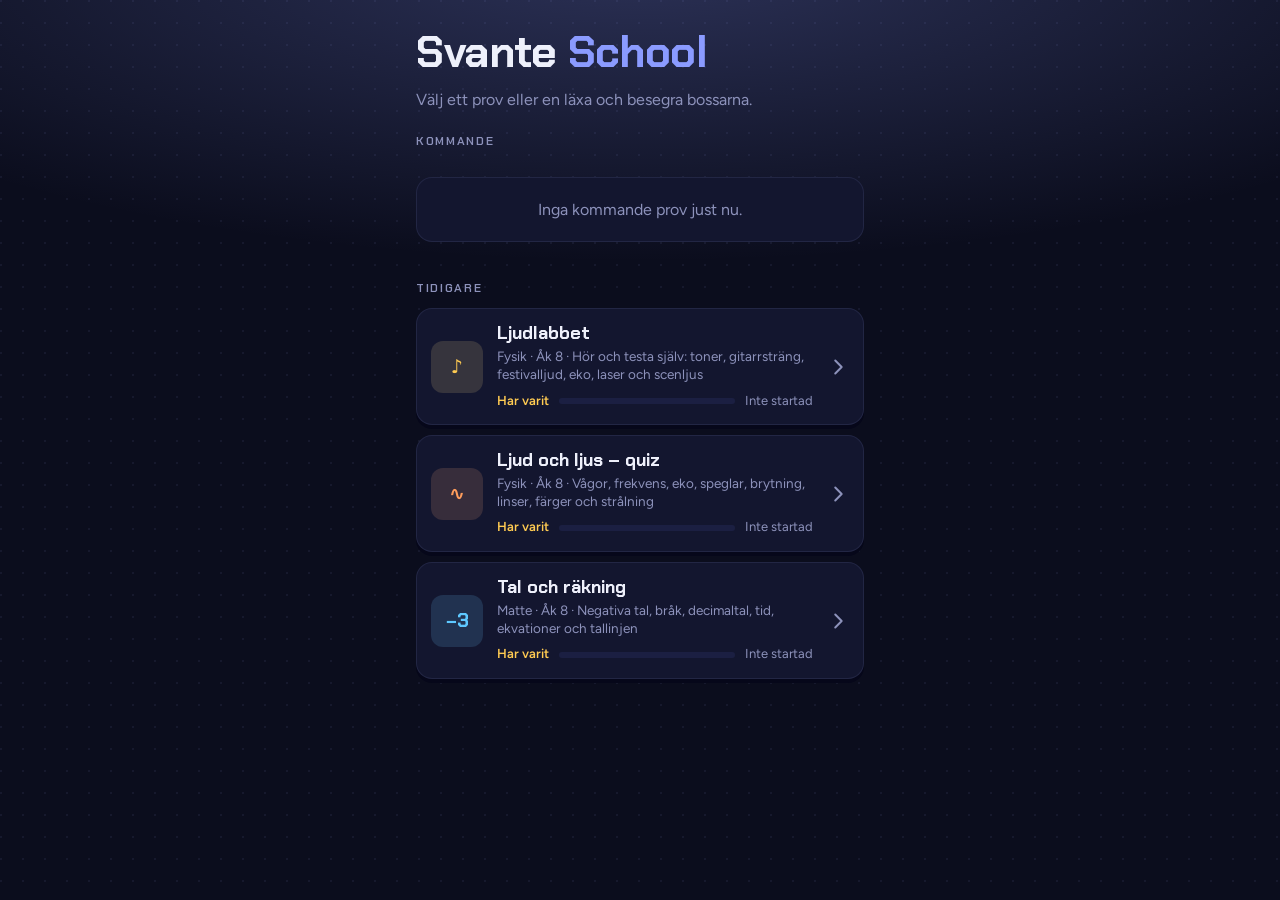
<file: index.html>
<!doctype html>
<html lang="sv">
<head>
<meta charset="utf-8">
<meta name="viewport" content="width=device-width, initial-scale=1, viewport-fit=cover">
<meta name="theme-color" content="#0b0d1d">
<title>Svante School</title>
<link rel="preconnect" href="https://fonts.googleapis.com">
<link rel="preconnect" href="https://fonts.gstatic.com" crossorigin>
<link rel="stylesheet" href="https://fonts.googleapis.com/css2?family=Chakra+Petch:wght@600;700&family=Figtree:wght@400;600;700&display=swap">
<link rel="stylesheet" href="engine/style.css">
<style>
  .brand { font: 700 clamp(34px, 10vw, 44px)/1 var(--f-display); margin: 18px 0 0; letter-spacing: -0.01em; }
  .brand span { color: var(--c1); }
  .lead { margin: 0; color: var(--muted); }
  .mods { display: flex; flex-direction: column; gap: 10px; }
  .mod { display: grid; grid-template-columns: 52px 1fr auto; gap: 14px; align-items: center; padding: 14px; text-decoration: none; color: inherit; box-shadow: 0 4px 0 var(--shadow); }
  .mod:active { transform: translateY(2px); box-shadow: 0 2px 0 var(--shadow); }
  .mod .glyph { width: 52px; height: 52px; font-size: 19px; }
  .mod h3 { margin: 0; font: 700 18px/1.15 var(--f-display); }
  .mod p { margin: 3px 0 8px; font-size: 13.5px; color: var(--muted); line-height: 1.35; }
  .mod .row { display: flex; gap: 10px; align-items: center; font-size: 13px; color: var(--muted); flex-wrap: wrap; }
  .mod .row .meter { flex: 1; min-width: 80px; height: 6px; }
  .mod .row .meter > div { background: var(--tc); }
  .mod .when { color: var(--gold); font-weight: 600; }
  .mod > svg { width: 22px; height: 22px; color: var(--muted); }
  .empty { padding: 20px; text-align: center; color: var(--muted); }
</style>
</head>
<body>
<main class="screen" id="app"></main>
<script src="modules/manifest.js"></script>
<script>
(function () {
  const app = document.getElementById('app');
  const today = new Date(new Date().toDateString());
  const readiness = id => { try { return JSON.parse(localStorage.getItem('svante:mod:' + id))?.summary?.readiness ?? null; } catch { return null; } };
  const days = d => Math.round((new Date(d + 'T00:00:00') - today) / 864e5);
  const when = d => { if (!d) return ''; const n = days(d); return n < 0 ? 'Har varit' : n === 0 ? 'Idag!' : n === 1 ? 'Imorgon' : `Om ${n} dagar`; };
  const chev = '<svg viewBox="0 0 24 24"><path d="M9 5l7 7-7 7"/></svg>';
  const card = m => {
    const r = readiness(m.id);
    return `<a class="card mod" href="${m.path}" style="--tc:${m.color}">
      <span class="glyph">${m.glyph}</span>
      <span><h3>${m.title}</h3><p>${m.subject} · ${m.grade} · ${m.about}</p>
        <span class="row">${m.testDate ? `<span class="when">${when(m.testDate)}</span>` : ''}<span class="meter"><div style="width:${r || 0}%"></div></span><span>${r === null ? 'Inte startad' : r + '% redo'}</span></span></span>
      ${chev}</a>`;
  };
  const all = [...(globalThis.SvanteManifest || [])].sort((a, b) => (b.added || '').localeCompare(a.added || ''));
  const upcoming = all.filter(m => !m.testDate || days(m.testDate) >= 0), past = all.filter(m => m.testDate && days(m.testDate) < 0);
  app.innerHTML = `<h1 class="brand">Svante <span>School</span></h1>
    <p class="lead">Välj ett prov eller en läxa och besegra bossarna.</p>
    <h2 class="section-label">Kommande</h2>
    <div class="mods">${upcoming.map(card).join('') || '<p class="card empty">Inga kommande prov just nu.</p>'}</div>
    ${past.length ? `<h2 class="section-label">Tidigare</h2><div class="mods">${past.map(card).join('')}</div>` : ''}`;
})();
</script>
</body>
</html>
</file>
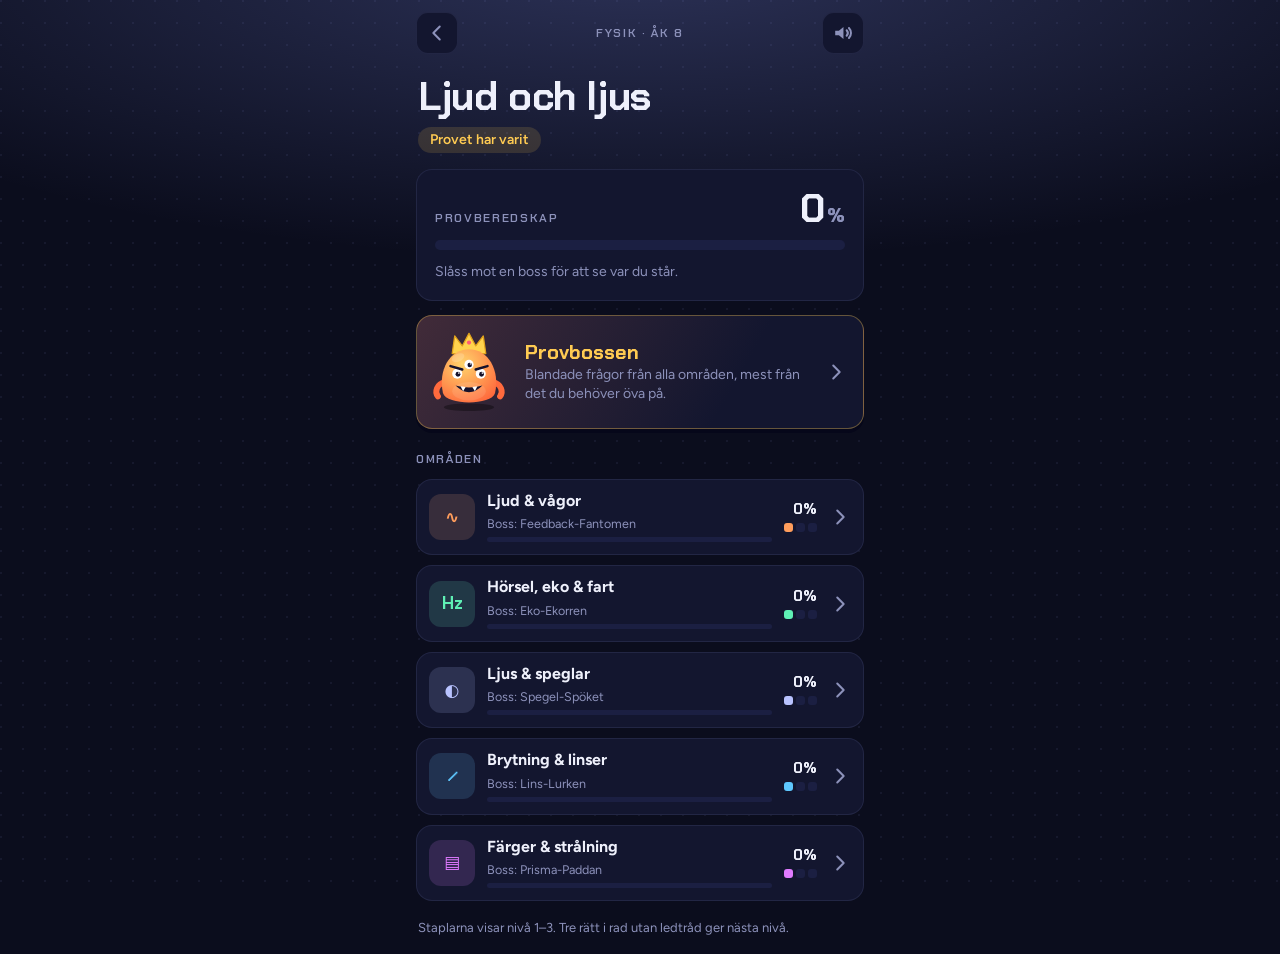
<file: modules/ljud-och-ljus/index.html>
<!doctype html>
<html lang="sv">
<head>
<meta charset="utf-8">
<meta name="viewport" content="width=device-width, initial-scale=1, viewport-fit=cover">
<meta name="theme-color" content="#0b0d1d">
<title>Ljud och ljus · Svante School</title>
<link rel="preconnect" href="https://fonts.googleapis.com">
<link rel="preconnect" href="https://fonts.gstatic.com" crossorigin>
<link rel="stylesheet" href="https://fonts.googleapis.com/css2?family=Chakra+Petch:wght@600;700&family=Figtree:wght@400;600;700&display=swap">
<link rel="stylesheet" href="../../engine/style.css">
</head>
<body>
<div id="app"></div>
<script src="../../engine/core.js"></script>
<script src="../../engine/gen-math.js"></script>
<script src="../../engine/game.js"></script>
<script src="module.js"></script>
<script>Svante.start(SvanteModules['ljud-och-ljus']);</script>
</body>
</html>
</file>
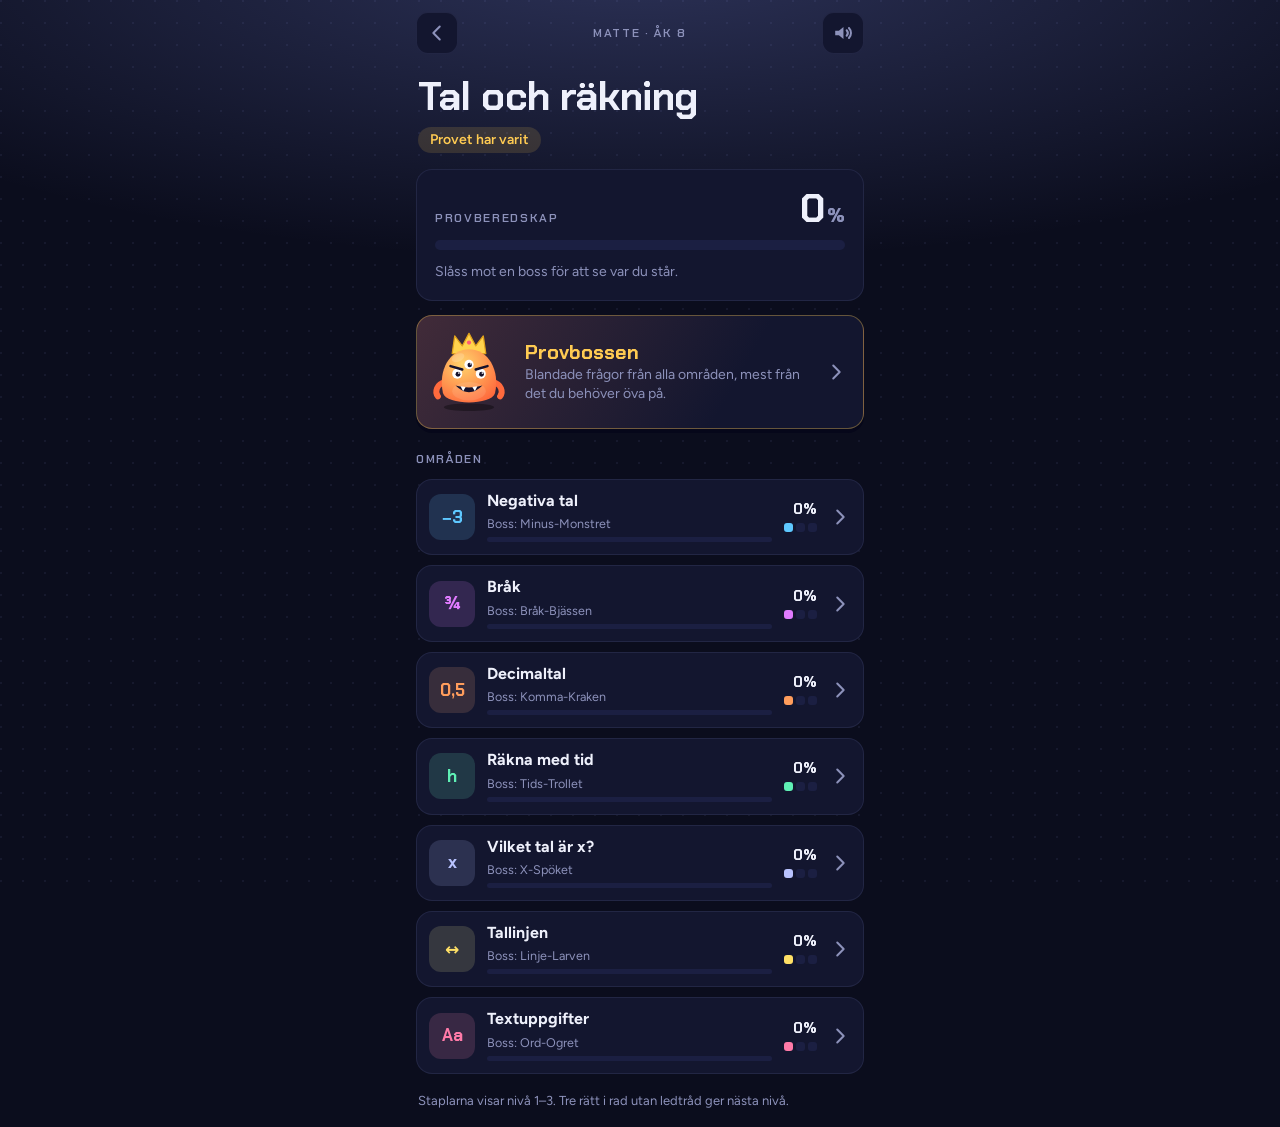
<file: modules/tal-och-rakning/index.html>
<!doctype html>
<html lang="sv">
<head>
<meta charset="utf-8">
<meta name="viewport" content="width=device-width, initial-scale=1, viewport-fit=cover">
<meta name="theme-color" content="#0b0d1d">
<title>Tal och räkning · Svante School</title>
<link rel="preconnect" href="https://fonts.googleapis.com">
<link rel="preconnect" href="https://fonts.gstatic.com" crossorigin>
<link rel="stylesheet" href="https://fonts.googleapis.com/css2?family=Chakra+Petch:wght@600;700&family=Figtree:wght@400;600;700&display=swap">
<link rel="stylesheet" href="../../engine/style.css">
</head>
<body>
<div id="app"></div>
<script src="../../engine/core.js"></script>
<script src="../../engine/gen-math.js"></script>
<script src="../../engine/game.js"></script>
<script src="module.js"></script>
<script>Svante.start(SvanteModules['tal-och-rakning']);</script>
</body>
</html>
</file>
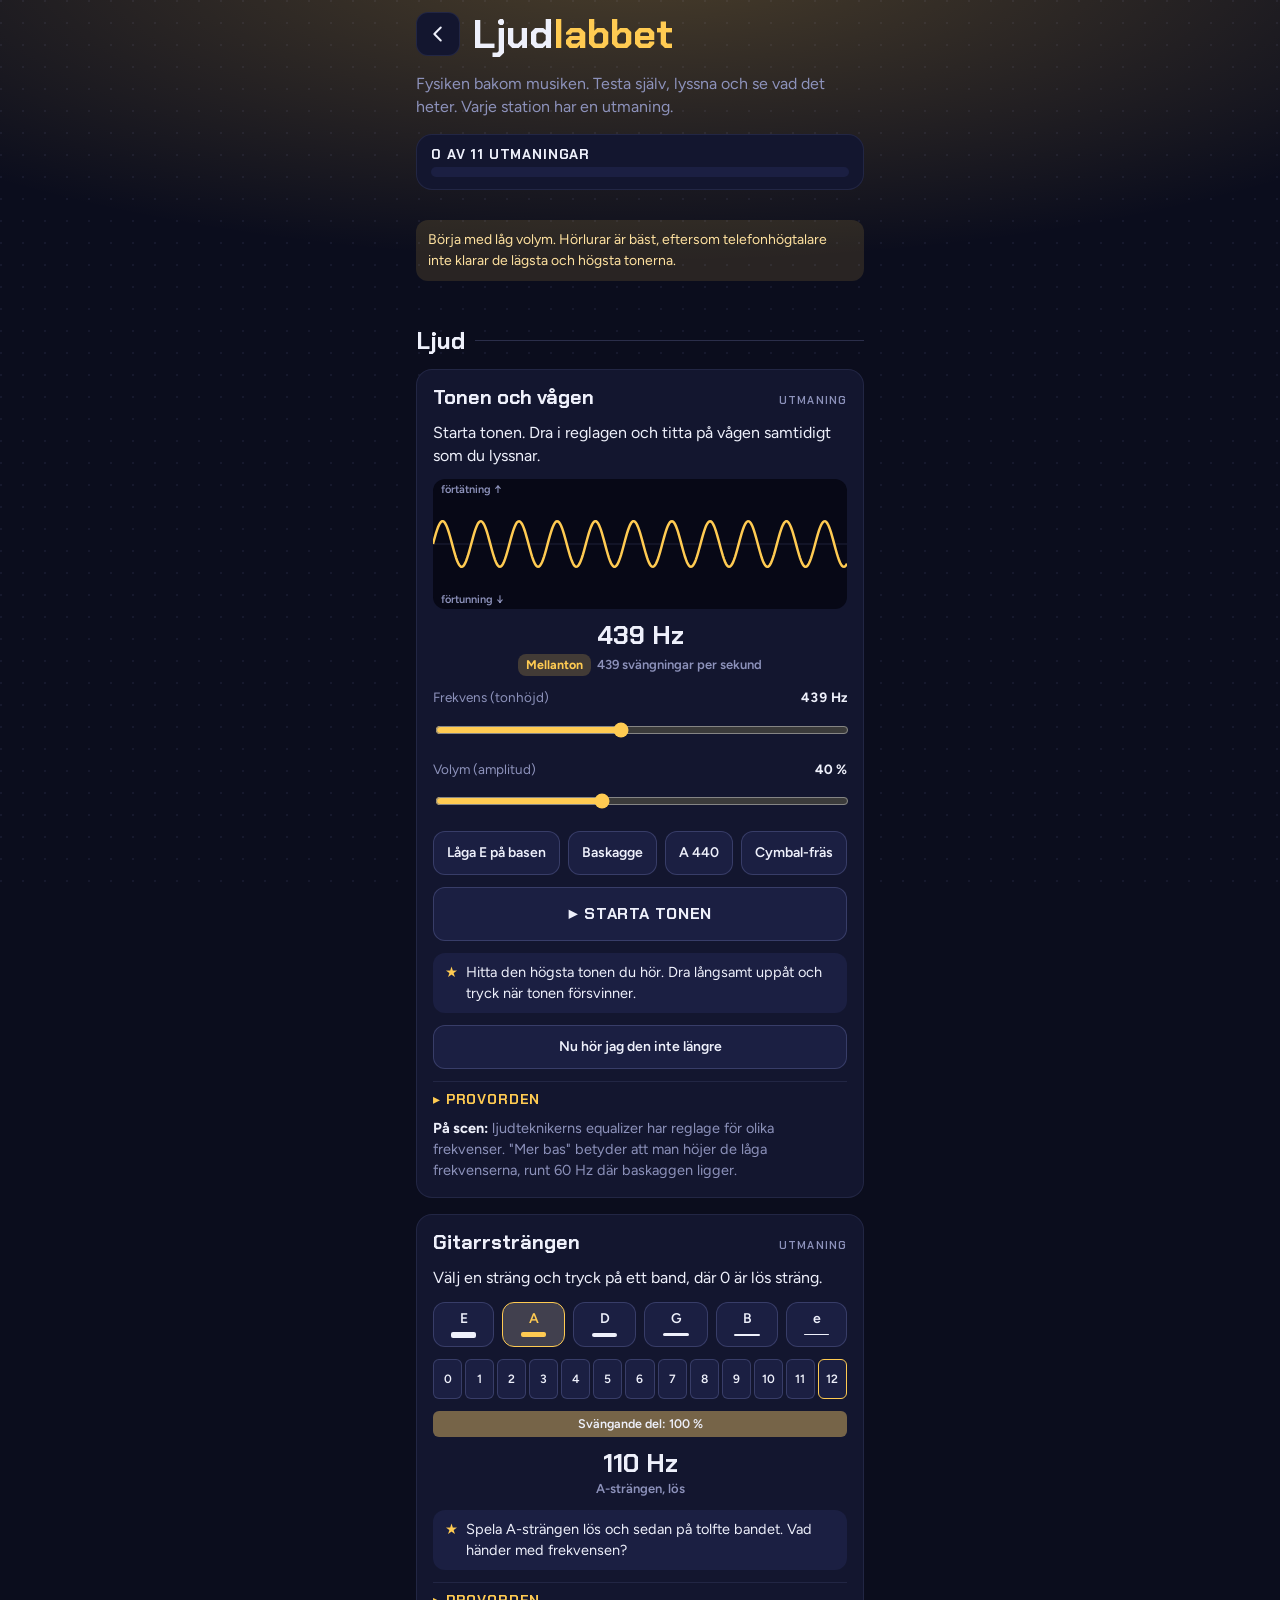
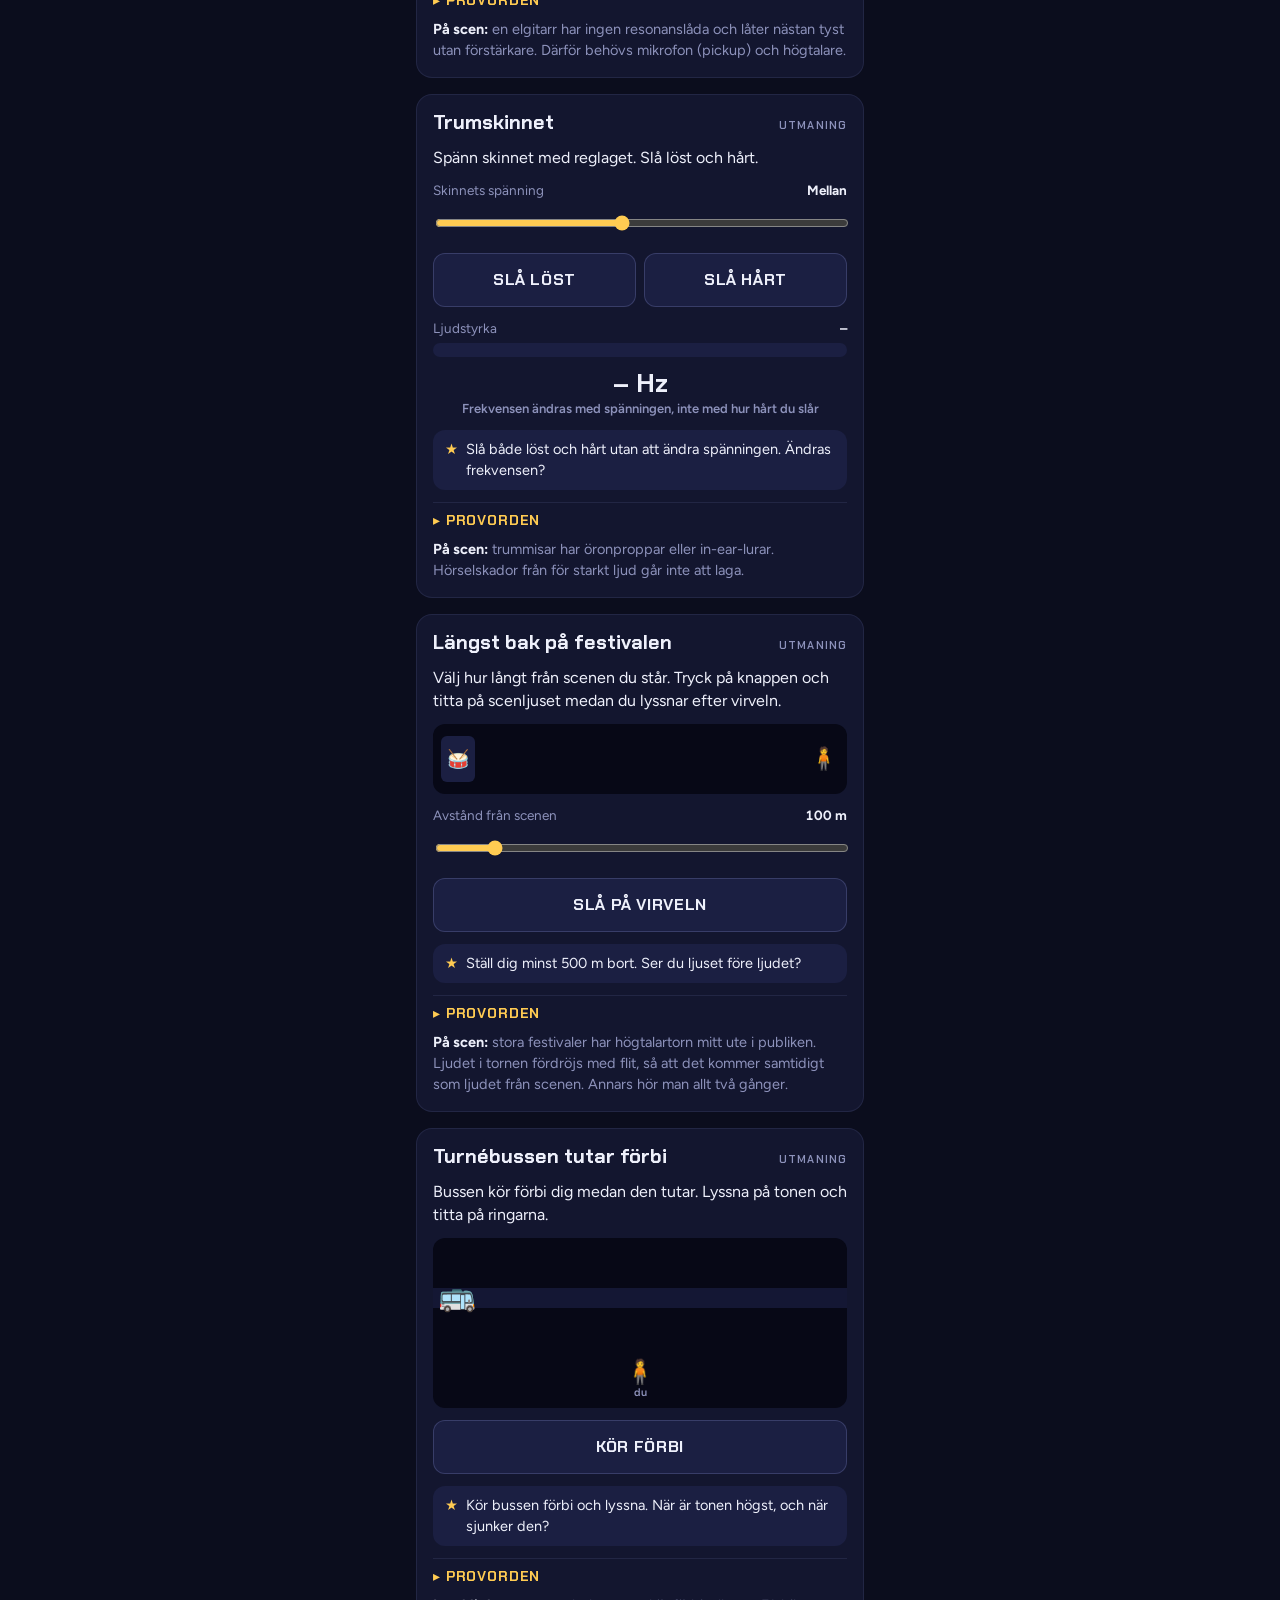
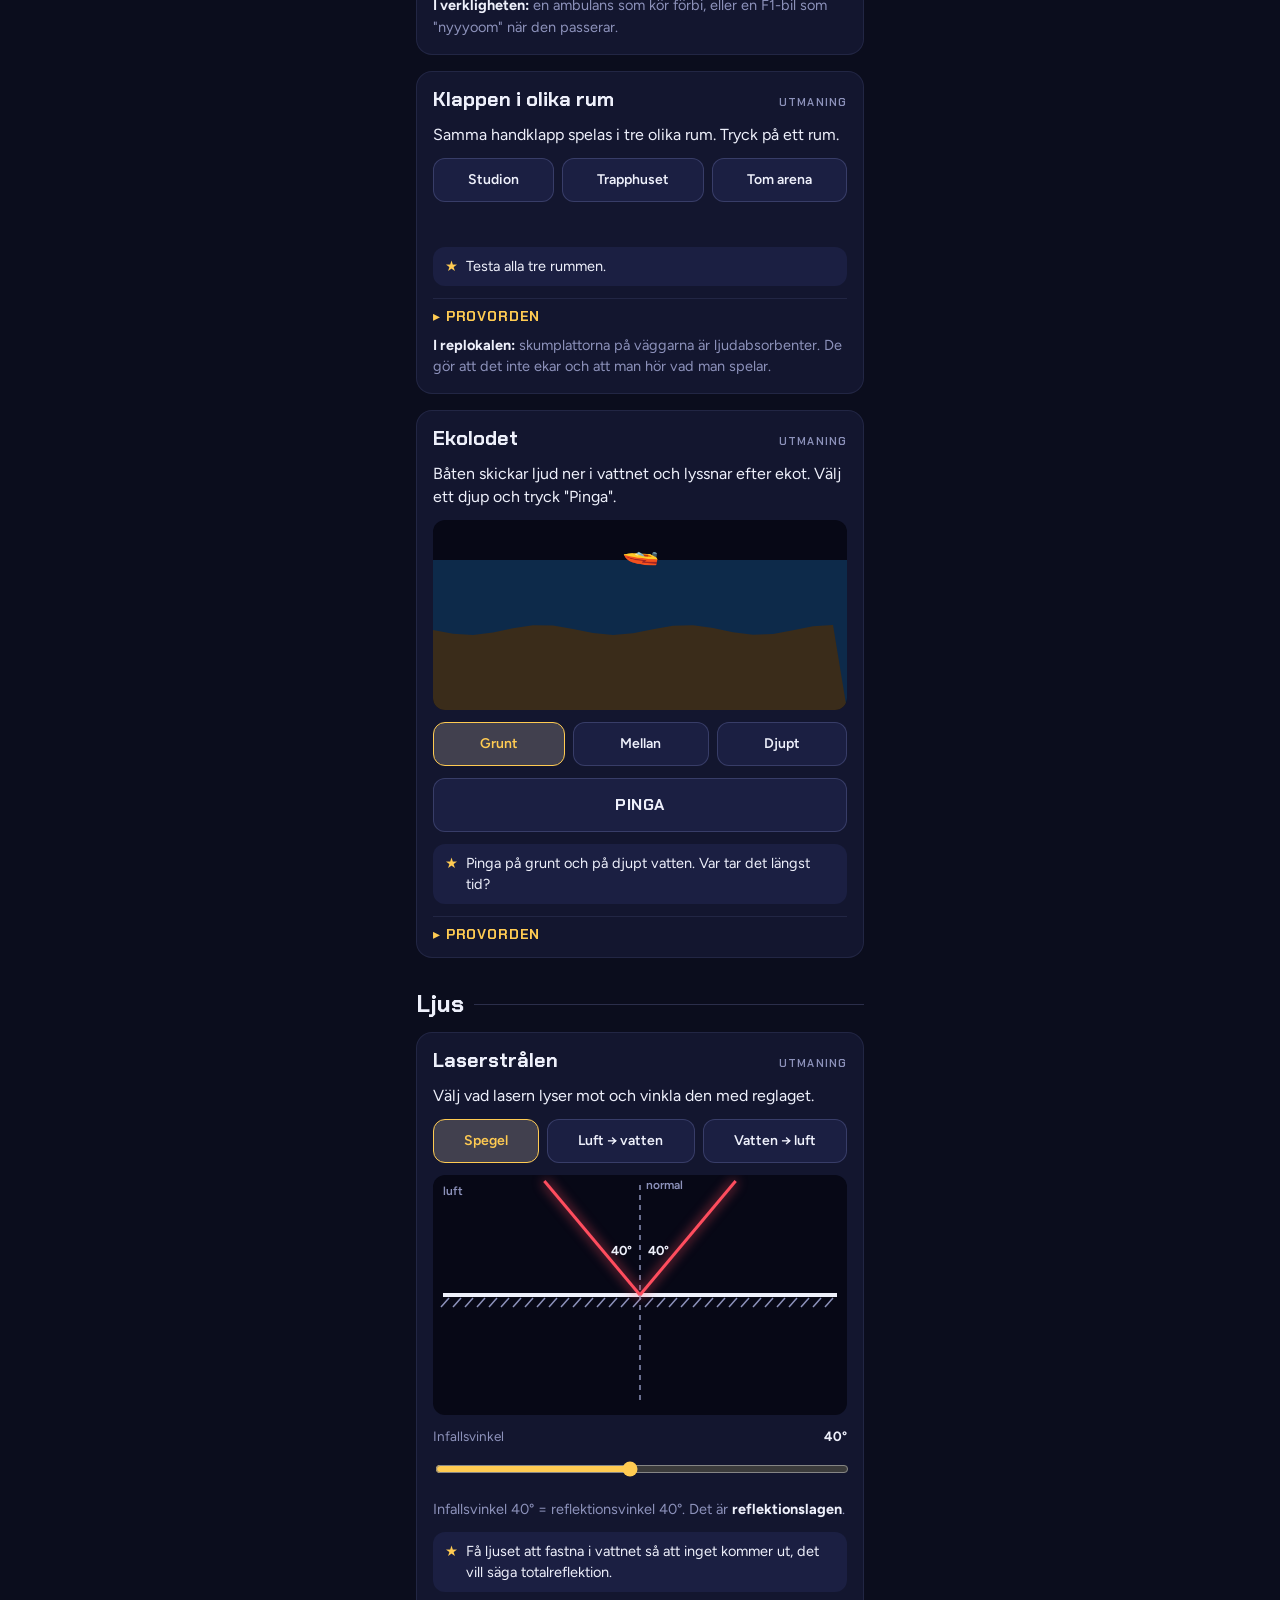
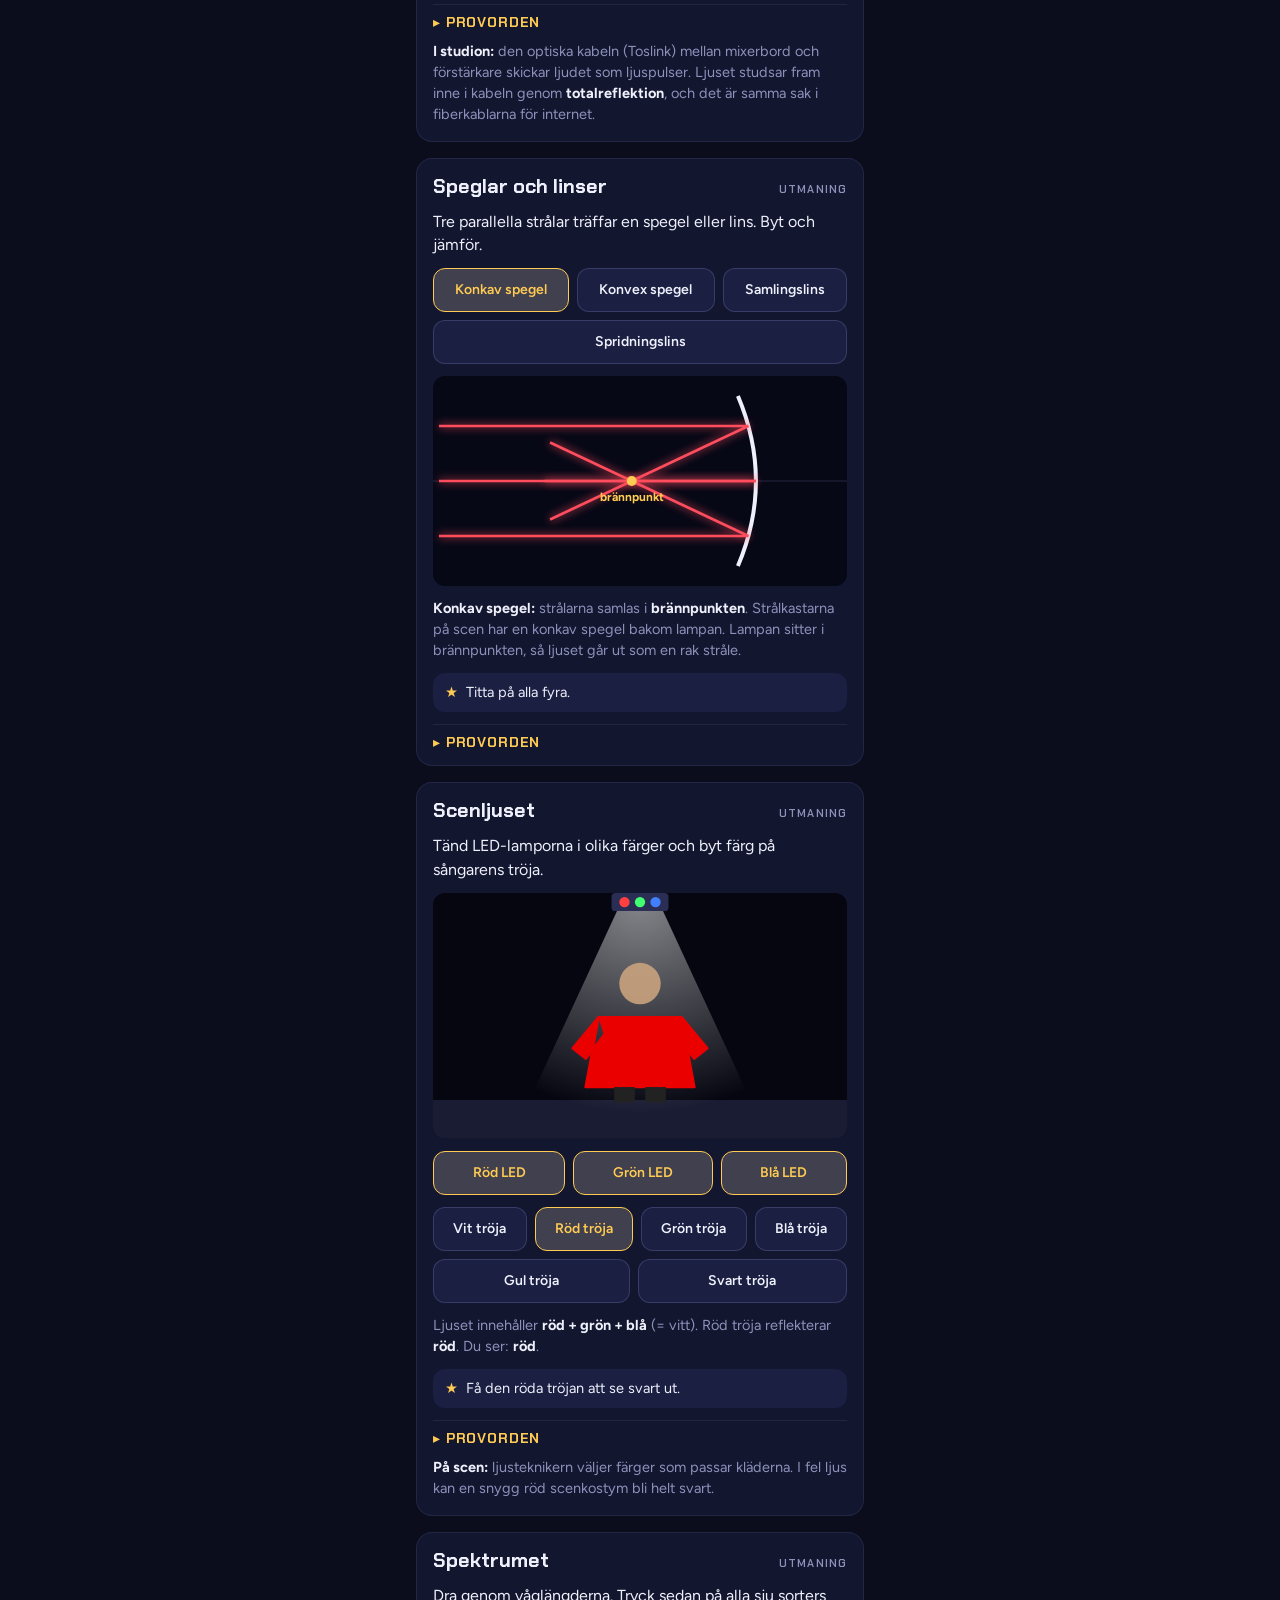
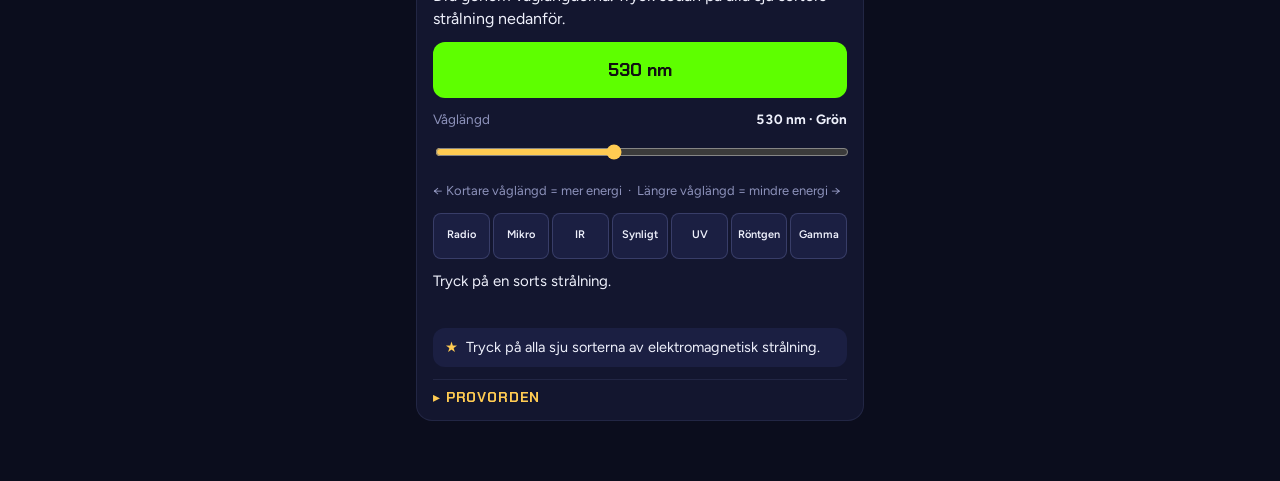
<file: modules/ljud-och-ljus/labb/index.html>
<!doctype html>
<html lang="sv">
<head>
<meta charset="utf-8">
<meta name="viewport" content="width=device-width, initial-scale=1, viewport-fit=cover">
<meta name="theme-color" content="#0b0d1d">
<title>Ljudlabbet · Svante School</title>
<link rel="preconnect" href="https://fonts.googleapis.com">
<link rel="preconnect" href="https://fonts.gstatic.com" crossorigin>
<link rel="stylesheet" href="https://fonts.googleapis.com/css2?family=Chakra+Petch:wght@600;700&family=Figtree:wght@400;600;700&display=swap">
<link rel="stylesheet" href="../../../engine/style.css">
<style>
  /* Ljudlabbet: en scroll med stationer. Varje station = testa något, se vad det heter, se var det används på scen. */
  :root { --c1: #ffcb52; --c2: #ff8a3d; --laser: #ff4d5e; }
  .screen { gap: 16px; padding-bottom: 60px; }
  .top { display: flex; align-items: center; gap: 12px; }
  .top a { display: grid; place-items: center; width: 44px; height: 44px; border-radius: 12px; background: var(--ink-2); border: 1px solid var(--line); color: var(--text); }
  .top a svg { width: 22px; height: 22px; }
  h1 { font: 700 clamp(30px, 9vw, 40px)/1 var(--f-display); margin: 0; }
  h1 span { color: var(--c1); }
  .lead { margin: 0; color: var(--muted); line-height: 1.45; }
  .prog { display: grid; gap: 6px; padding: 12px 14px; }
  .prog b { font: 700 14px/1 var(--f-display); letter-spacing: .06em; text-transform: uppercase; }
  .warn { font-size: 14px; padding: 10px 12px; border-radius: var(--r-sm); background: color-mix(in oklab, var(--gold) 12%, transparent); color: #ffe2a0; }
  .part { font: 700 24px/1 var(--f-display); margin: 18px 0 0; display: flex; align-items: center; gap: 10px; }
  .part::after { content: ""; flex: 1; height: 1px; background: var(--line-2); }
  .st { padding: 16px; display: grid; gap: 12px; }
  .st h3 { margin: 0; font: 700 20px/1.15 var(--f-display); display: flex; justify-content: space-between; gap: 10px; align-items: baseline; }
  .st h3 small { font: 600 11px/1 var(--f-display); letter-spacing: .1em; color: var(--muted); white-space: nowrap; }
  .st.done h3 small { color: var(--good); }
  .st p { margin: 0; line-height: 1.45; }
  .goal { font-size: 14.5px; padding: 9px 12px; border-radius: var(--r-sm); background: var(--ink-3); display: flex; gap: 8px; align-items: flex-start; }
  .goal::before { content: "★"; color: var(--gold); }
  .st.done .goal { background: color-mix(in oklab, var(--good) 14%, var(--ink-2)); }
  .st.done .goal::before { content: "✓"; color: var(--good); }
  canvas { width: 100%; display: block; border-radius: var(--r-sm); background: #070816; }
  .row { display: flex; gap: 8px; flex-wrap: wrap; }
  .lbtn { flex: 1 1 auto; min-height: 44px; padding: 8px 12px; border-radius: 12px; border: 1px solid var(--line-2); background: var(--ink-3); font: 600 14px/1.15 var(--f-body); color: var(--text); }
  .lbtn.on { border-color: var(--c1); background: color-mix(in oklab, var(--c1) 20%, var(--ink-3)); color: var(--c1); }
  .lbtn.big { min-height: 54px; font: 700 16px/1 var(--f-display); letter-spacing: .04em; text-transform: uppercase; }
  .slider { display: grid; gap: 4px; }
  .slider label { display: flex; justify-content: space-between; font-size: 13.5px; color: var(--muted); }
  .slider label b { color: var(--text); font-variant-numeric: tabular-nums; }
  input[type=range] { width: 100%; accent-color: var(--c1); height: 32px; }
  .readout { font: 700 26px/1.1 var(--f-display); font-variant-numeric: tabular-nums; text-align: center; }
  .readout small { display: block; font: 600 13px/1.3 var(--f-body); color: var(--muted); margin-top: 4px; }
  .zone { display: inline-block; padding: 3px 8px; border-radius: 8px; font-size: 12.5px; font-weight: 700; }
  details.words { border-top: 1px solid var(--line); padding-top: 10px; }
  details.words summary { cursor: pointer; font: 700 14px/1 var(--f-display); letter-spacing: .06em; text-transform: uppercase; color: var(--c1); list-style: none; }
  details.words summary::before { content: "▸ "; }
  details.words[open] summary::before { content: "▾ "; }
  details.words ul { margin: 10px 0 0; padding-left: 1.1em; display: grid; gap: 6px; font-size: 15px; line-height: 1.4; }
  .use { font-size: 14.5px; color: var(--muted); line-height: 1.45; }
  .use b { color: var(--text); }
  .frets { display: grid; grid-template-columns: repeat(13, 1fr); gap: 3px; }
  .frets button { min-height: 40px; border-radius: 6px; border: 1px solid var(--line-2); background: var(--ink-3); font: 600 12px/1 var(--f-body); padding: 0; }
  .frets button.on { background: var(--c1); color: var(--ink); border-color: var(--c1); }
  .frets button.f12 { border-color: var(--gold); }
  .strbar { height: 26px; position: relative; border-radius: 6px; background: var(--ink-3); overflow: hidden; }
  .strbar i { position: absolute; left: 0; top: 0; bottom: 0; background: color-mix(in oklab, var(--c1) 40%, transparent); transition: width .25s; }
  .strbar span { position: absolute; inset: 0; display: grid; place-items: center; font-size: 12.5px; font-weight: 600; }
  .meterline { height: 14px; border-radius: 99px; background: var(--ink-3); overflow: hidden; }
  .meterline > div { height: 100%; width: 0; background: linear-gradient(90deg, var(--good), var(--gold), var(--bad)); transition: width .15s; }
  .fest { position: relative; height: 70px; border-radius: var(--r-sm); background: #070816; overflow: hidden; }
  .fest .stagebox { position: absolute; left: 8px; top: 12px; bottom: 12px; width: 34px; border-radius: 6px; background: var(--ink-3); display: grid; place-items: center; font-size: 18px; transition: background .08s, box-shadow .08s; }
  .fest .stagebox.flash { background: #fff6c7; box-shadow: 0 0 30px #ffe680; }
  .fest .you { position: absolute; right: 10px; top: 50%; transform: translateY(-50%); font-size: 22px; }
  .fest .dot { position: absolute; left: 46px; top: 50%; width: 12px; height: 12px; margin-top: -6px; border-radius: 50%; background: var(--c1); opacity: 0; }
  .fest .lbl { position: absolute; left: 50px; right: 44px; bottom: 4px; font-size: 11.5px; color: var(--muted); text-align: center; }
  .scene svg { width: 100%; height: auto; display: block; border-radius: var(--r-sm); background: #050610; stroke: none; }
  .em { display: grid; grid-template-columns: repeat(7, 1fr); gap: 3px; }
  .em button { min-height: 46px; border-radius: 8px; border: 1px solid var(--line-2); background: var(--ink-3); font: 600 11px/1.1 var(--f-body); padding: 2px; color: var(--text); }
  .em button.seen { border-color: var(--c1); }
  .em button.on { background: var(--c1); color: var(--ink); }
  .eminfo { font-size: 15px; line-height: 1.45; min-height: 3em; }
  .swatch { height: 56px; border-radius: var(--r-sm); display: grid; place-items: center; font: 700 18px/1 var(--f-display); transition: background .1s; }
  .tip { font-size: 13px; color: var(--muted); }
</style>
</head>
<body>
<main class="screen">
  <div class="top">
    <a href="../../../" aria-label="Till startsidan"><svg viewBox="0 0 24 24"><path d="M15 5l-7 7 7 7"/></svg></a>
    <h1>Ljud<span>labbet</span></h1>
  </div>
  <p class="lead">Fysiken bakom musiken. Testa själv, lyssna och se vad det heter. Varje station har en utmaning.</p>
  <div class="card prog"><b id="progTxt">0 av 11 utmaningar</b><div class="meter"><div id="progBar" style="width:0"></div></div></div>
  <p class="warn">Börja med låg volym. Hörlurar är bäst, eftersom telefonhögtalare inte klarar de lägsta och högsta tonerna.</p>

  <h2 class="part">Ljud</h2>

  <!-- 1. Tonen och vågen -->
  <section class="card st" data-ch="ton">
    <h3>Tonen och vågen <small>UTMANING</small></h3>
    <p>Starta tonen. Dra i reglagen och titta på vågen samtidigt som du lyssnar.</p>
    <canvas id="tonCv" height="130"></canvas>
    <div class="readout" id="tonRead">440 Hz<small>&nbsp;</small></div>
    <div class="slider"><label for="tonF">Frekvens (tonhöjd) <b id="tonFv">440 Hz</b></label><input type="range" id="tonF" min="0" max="1000" value="447"></div>
    <div class="slider"><label for="tonV">Volym (amplitud) <b id="tonVv">40 %</b></label><input type="range" id="tonV" min="0" max="100" value="40"></div>
    <div class="row">
      <button class="lbtn" data-f="41">Låga E på basen</button><button class="lbtn" data-f="60">Baskagge</button><button class="lbtn" data-f="440">A 440</button><button class="lbtn" data-f="8000">Cymbal-fräs</button>
    </div>
    <button class="lbtn big" id="tonPlay">▶ Starta tonen</button>
    <p class="goal">Hitta den högsta tonen du hör. Dra långsamt uppåt och tryck när tonen försvinner.</p>
    <button class="lbtn" id="tonLimit">Nu hör jag den inte längre</button>
    <details class="words"><summary>Provorden</summary><ul>
      <li><b>Frekvens</b> är antal svängningar per sekund. Den mäts i <b>hertz (Hz)</b>.</li>
      <li>Hög frekvens ger hög (ljus) ton och täta vågor. Låg frekvens ger låg (mörk) ton och glesa vågor.</li>
      <li><b>Amplitud</b> är vågens höjd. Större amplitud ger starkare ljud, som mäts i <b>decibel (dB)</b>.</li>
      <li>Människan hör <b>20–20 000 Hz</b>. Under 20 Hz heter det <b>infraljud</b>, över 20 000 Hz <b>ultraljud</b>.</li>
      <li>Toppen på vågen är en <b>förtätning</b> och dalen en <b>förtunning</b>. Avståndet från topp till topp är en <b>våglängd</b>.</li>
    </ul></details>
    <p class="use"><b>På scen:</b> ljudteknikerns equalizer har reglage för olika frekvenser. "Mer bas" betyder att man höjer de låga frekvenserna, runt 60 Hz där baskaggen ligger.</p>
  </section>

  <!-- 2. Gitarrsträngen -->
  <section class="card st" data-ch="strang">
    <h3>Gitarrsträngen <small>UTMANING</small></h3>
    <p>Välj en sträng och tryck på ett band, där 0 är lös sträng.</p>
    <div class="row" id="strings"></div>
    <div class="frets" id="frets"></div>
    <div class="strbar"><i id="strLen" style="width:100%"></i><span id="strTxt">Svängande del: 100 %</span></div>
    <div class="readout" id="strRead">110 Hz<small>A-strängen, lös</small></div>
    <p class="goal">Spela A-strängen lös och sedan på tolfte bandet. Vad händer med frekvensen?</p>
    <details class="words"><summary>Provorden</summary><ul>
      <li>Halva strängen (tolfte bandet) svänger <b>dubbelt så snabbt</b>, så frekvensen dubblas. Det blir samma ton en oktav upp.</li>
      <li>En kortare sträng ger högre frekvens och kortare <b>våglängd</b>, alltså högre ton.</li>
      <li>En <b>tjockare</b> sträng ger lägre ton. En <b>hårdare spänd</b> sträng ger högre ton. Därför stämmer man med skruvarna.</li>
      <li>Kroppen på en akustisk gitarr är en <b>resonanslåda</b>. Den svänger med (<b>resonans</b> = medsvängning) och förstärker ljudet.</li>
    </ul></details>
    <p class="use"><b>På scen:</b> en elgitarr har ingen resonanslåda och låter nästan tyst utan förstärkare. Därför behövs mikrofon (pickup) och högtalare.</p>
  </section>

  <!-- 3. Trumskinnet -->
  <section class="card st" data-ch="trumma">
    <h3>Trumskinnet <small>UTMANING</small></h3>
    <p>Spänn skinnet med reglaget. Slå löst och hårt.</p>
    <div class="slider"><label for="drT">Skinnets spänning <b id="drTv">Mellan</b></label><input type="range" id="drT" min="0" max="100" value="45"></div>
    <div class="row"><button class="lbtn big" id="drSoft">Slå löst</button><button class="lbtn big" id="drHard">Slå hårt</button></div>
    <div class="slider"><label>Ljudstyrka <b id="drDb">–</b></label><div class="meterline"><div id="drMeter"></div></div></div>
    <div class="readout" id="drRead">– Hz<small>Frekvensen ändras med spänningen, inte med hur hårt du slår</small></div>
    <p class="goal">Slå både löst och hårt utan att ändra spänningen. Ändras frekvensen?</p>
    <details class="words"><summary>Provorden</summary><ul>
      <li>Ljud uppstår när något <b>vibrerar</b>. Skinnet trycker ihop luften till <b>förtätningar</b> och drar isär den till <b>förtunningar</b>. <b>Rörelseenergi</b> förs vidare genom luften.</li>
      <li>Ett hårdare spänt skinn vibrerar snabbare och ger högre frekvens, alltså högre ton.</li>
      <li>Ett hårdare slag ger större <b>amplitud</b> och starkare ljud (fler <b>dB</b>), men samma frekvens.</li>
      <li>Runt <b>140 dB</b> gör det ont och hörseln kan skadas. Ett trumset kommer upp över 100 dB.</li>
    </ul></details>
    <p class="use"><b>På scen:</b> trummisar har öronproppar eller in-ear-lurar. Hörselskador från för starkt ljud går inte att laga.</p>
  </section>

  <!-- 4. Festivalen -->
  <section class="card st" data-ch="fest">
    <h3>Längst bak på festivalen <small>UTMANING</small></h3>
    <p>Välj hur långt från scenen du står. Tryck på knappen och titta på scenljuset medan du lyssnar efter virveln.</p>
    <div class="fest"><div class="stagebox" id="fsStage">🥁</div><div class="dot" id="fsDot"></div><div class="you">🧍</div><div class="lbl" id="fsLbl">&nbsp;</div></div>
    <div class="slider"><label for="fsD">Avstånd från scenen <b id="fsDv">100 m</b></label><input type="range" id="fsD" min="10" max="700" step="10" value="100"></div>
    <button class="lbtn big" id="fsGo">Slå på virveln</button>
    <p class="goal">Ställ dig minst 500 m bort. Ser du ljuset före ljudet?</p>
    <details class="words"><summary>Provorden</summary><ul>
      <li>Ljuset går <b>300 000 km/s</b> och är framme direkt. Ljudet går bara <b>340 m/s</b> i luft.</li>
      <li>Samma sak med blixt och åska: blixten ser du direkt och mullret kommer efter. Ungefär <b>3 sekunder per kilometer</b>.</li>
      <li>Ljud behöver ett ämne att gå i. I vatten går det <b>1500 m/s</b>. Ju tätare ämnet är, desto snabbare. I rymden (<b>vakuum</b>) hörs ingenting.</li>
    </ul></details>
    <p class="use"><b>På scen:</b> stora festivaler har högtalartorn mitt ute i publiken. Ljudet i tornen fördröjs med flit, så att det kommer samtidigt som ljudet från scenen. Annars hör man allt två gånger.</p>
  </section>

  <!-- 5. Dopplereffekten -->
  <section class="card st" data-ch="doppler">
    <h3>Turnébussen tutar förbi <small>UTMANING</small></h3>
    <p>Bussen kör förbi dig medan den tutar. Lyssna på tonen och titta på ringarna.</p>
    <canvas id="dpCv" height="170"></canvas>
    <button class="lbtn big" id="dpGo">Kör förbi</button>
    <p class="goal">Kör bussen förbi och lyssna. När är tonen högst, och när sjunker den?</p>
    <details class="words"><summary>Provorden</summary><ul>
      <li><b>Dopplereffekten</b>: tonen ändras när ljudkällan rör sig.</li>
      <li>Framför bussen trycks <b>förtätningarna</b> ihop. Kortare avstånd mellan dem ger högre frekvens och högre ton.</li>
      <li>Bakom bussen blir avståndet större. Frekvensen minskar och tonen sjunker när den har passerat.</li>
    </ul></details>
    <p class="use"><b>I verkligheten:</b> en ambulans som kör förbi, eller en F1-bil som "nyyyoom" när den passerar.</p>
  </section>

  <!-- 6. Rummet -->
  <section class="card st" data-ch="rum">
    <h3>Klappen i olika rum <small>UTMANING</small></h3>
    <p>Samma handklapp spelas i tre olika rum. Tryck på ett rum.</p>
    <div class="row"><button class="lbtn" data-room="studio">Studion</button><button class="lbtn" data-room="trapp">Trapphuset</button><button class="lbtn" data-room="arena">Tom arena</button></div>
    <p id="rumTxt" class="use">&nbsp;</p>
    <p class="goal">Testa alla tre rummen.</p>
    <details class="words"><summary>Provorden</summary><ul>
      <li><b>Eko</b> uppstår när ljud studsar (<b>reflekteras</b>) mot en hård yta och kommer tillbaka som en tydlig upprepning.</li>
      <li><b>Efterklang</b> är ett utdraget ljud som klingar av. Det hör man i stora hårda rum som trapphus och kyrkor.</li>
      <li>Mjuka material <b>absorberar</b> ljud, och då blir ljudet till värme. De kallas <b>ljudabsorbenter</b>.</li>
    </ul></details>
    <p class="use"><b>I replokalen:</b> skumplattorna på väggarna är ljudabsorbenter. De gör att det inte ekar och att man hör vad man spelar.</p>
  </section>

  <!-- 7. Ekolodet -->
  <section class="card st" data-ch="ekolod">
    <h3>Ekolodet <small>UTMANING</small></h3>
    <p>Båten skickar ljud ner i vattnet och lyssnar efter ekot. Välj ett djup och tryck "Pinga".</p>
    <canvas id="ekCv" height="190"></canvas>
    <div class="row"><button class="lbtn on" data-depth="1">Grunt</button><button class="lbtn" data-depth="2">Mellan</button><button class="lbtn" data-depth="3">Djupt</button></div>
    <button class="lbtn big" id="ekGo">Pinga</button>
    <p class="goal">Pinga på grunt och på djupt vatten. Var tar det längst tid?</p>
    <details class="words"><summary>Provorden</summary><ul>
      <li>Ett <b>ekolod</b> mäter djup och avstånd till sjöss med hjälp av eko.</li>
      <li>Ljudet åker <b>ner och upp igen</b>. Ju längre tid det tar, desto djupare är det.</li>
      <li>Riktiga ekolod använder <b>ultraljud</b>, över 20 000 Hz, som vi inte hör. Pipet här finns bara för att du ska höra något.</li>
      <li>Fladdermöss använder ultraljud på samma sätt. På sjukhus "ser" man in i kroppen med ultraljud, till exempel på ett foster.</li>
    </ul></details>
  </section>

  <h2 class="part">Ljus</h2>

  <!-- 8. Laserstrålen -->
  <section class="card st" data-ch="laser">
    <h3>Laserstrålen <small>UTMANING</small></h3>
    <p>Välj vad lasern lyser mot och vinkla den med reglaget.</p>
    <div class="row"><button class="lbtn on" data-lm="spegel">Spegel</button><button class="lbtn" data-lm="in">Luft → vatten</button><button class="lbtn" data-lm="ut">Vatten → luft</button></div>
    <canvas id="lsCv" height="240"></canvas>
    <div class="slider"><label for="lsA">Infallsvinkel <b id="lsAv">40°</b></label><input type="range" id="lsA" min="0" max="85" value="40"></div>
    <p id="lsTxt" class="use">&nbsp;</p>
    <p class="goal">Få ljuset att fastna i vattnet så att inget kommer ut, det vill säga totalreflektion.</p>
    <details class="words"><summary>Provorden</summary><ul>
      <li><b>Normalen</b> är den streckade linjen, vinkelrät mot ytan. Alla vinklar mäts från den.</li>
      <li><b>Reflektionslagen</b>: <b>infallsvinkeln</b> är lika stor som <b>reflektionsvinkeln</b>.</li>
      <li>Från tunnare till tätare ämne (luft → vatten eller glas) <b>bryts</b> ljuset <b>mot normalen</b> och går långsammare.</li>
      <li>Från tätare till tunnare (vatten → luft) bryts det <b>från normalen</b>. Rakt in längs normalen bryts det inte alls.</li>
      <li><b>Totalreflektion</b>: när ljuset går från tätare till tunnare ämne och infallsvinkeln är tillräckligt stor reflekteras allt ljus.</li>
    </ul></details>
    <p class="use"><b>I studion:</b> den optiska kabeln (Toslink) mellan mixerbord och förstärkare skickar ljudet som ljuspulser. Ljuset studsar fram inne i kabeln genom <b>totalreflektion</b>, och det är samma sak i fiberkablarna för internet.</p>
  </section>

  <!-- 9. Speglar och linser -->
  <section class="card st" data-ch="stralar">
    <h3>Speglar och linser <small>UTMANING</small></h3>
    <p>Tre parallella strålar träffar en spegel eller lins. Byt och jämför.</p>
    <div class="row"><button class="lbtn on" data-sm="konkav">Konkav spegel</button><button class="lbtn" data-sm="konvex">Konvex spegel</button><button class="lbtn" data-sm="samling">Samlingslins</button><button class="lbtn" data-sm="sprid">Spridningslins</button></div>
    <canvas id="smCv" height="210"></canvas>
    <p id="smTxt" class="use">&nbsp;</p>
    <p class="goal">Titta på alla fyra.</p>
    <details class="words"><summary>Provorden</summary><ul>
      <li><b>Konkav spegel</b> buktar inåt, som en grotta. Den samlar parallella strålar i <b>brännpunkten</b>. <b>Brännvidd</b> är avståndet från spegeln till brännpunkten.</li>
      <li><b>Konvex spegel</b> buktar utåt och sprider strålarna. Brännpunkten ligger bakom spegeln. Man ser mindre ut men får större synfält.</li>
      <li><b>Konvex lins</b> kallas också <b>samlingslins</b>. Den är tjockast på mitten och har en brännpunkt på var sida.</li>
      <li><b>Konkav lins</b> kallas också <b>spridningslins</b>. Den är tunnast på mitten.</li>
      <li>I kikare och mikroskop heter linsen närmast föremålet <b>objektiv</b> och linsen man tittar i <b>okular</b>. En <b>lupp</b> är ett förstoringsglas.</li>
    </ul></details>
  </section>

  <!-- 10. Scenljuset -->
  <section class="card st" data-ch="scen">
    <h3>Scenljuset <small>UTMANING</small></h3>
    <p>Tänd LED-lamporna i olika färger och byt färg på sångarens tröja.</p>
    <div class="scene" id="scScene"></div>
    <div class="row"><button class="lbtn on" data-led="r">Röd LED</button><button class="lbtn on" data-led="g">Grön LED</button><button class="lbtn on" data-led="b">Blå LED</button></div>
    <div class="row" id="shirts"></div>
    <p id="scTxt" class="use">&nbsp;</p>
    <p class="goal">Få den röda tröjan att se svart ut.</p>
    <details class="words"><summary>Provorden</summary><ul>
      <li><b>Vitt ljus</b> består av alla färger. Röd, grön och blå LED tillsammans blir vitt.</li>
      <li>Ett föremål <b>reflekterar</b> sin egen färg och <b>absorberar</b> resten. En röd tröja reflekterar bara rött.</li>
      <li>Finns det ingen röd färg i ljuset finns det inget att reflektera, och tröjan ser svart ut.</li>
      <li>Svart absorberar allt ljus och blir varmast i solen. Vitt reflekterar allt.</li>
      <li>En bildskärm består av <b>pixlar</b>, små ljuspunkter i rött, grönt och blått, precis som LED-lamporna.</li>
    </ul></details>
    <p class="use"><b>På scen:</b> ljusteknikern väljer färger som passar kläderna. I fel ljus kan en snygg röd scenkostym bli helt svart.</p>
  </section>

  <!-- 11. Spektrumet -->
  <section class="card st" data-ch="spektrum">
    <h3>Spektrumet <small>UTMANING</small></h3>
    <p>Dra genom våglängderna. Tryck sedan på alla sju sorters strålning nedanför.</p>
    <div class="swatch" id="spSw">530 nm</div>
    <div class="slider"><label for="spL">Våglängd <b id="spLv">530 nm · Grön</b></label><input type="range" id="spL" min="250" max="900" value="530"></div>
    <p class="tip">← Kortare våglängd = mer energi &nbsp;·&nbsp; Längre våglängd = mindre energi →</p>
    <div class="em" id="em"></div>
    <p class="eminfo" id="emTxt">Tryck på en sorts strålning.</p>
    <p class="goal">Tryck på alla sju sorterna av elektromagnetisk strålning.</p>
    <details class="words"><summary>Provorden</summary><ul>
      <li>Ett <b>prisma</b> delar upp vitt ljus i ett <b>spektrum</b>. En regnbåge fungerar på samma sätt.</li>
      <li>Synligt ljus går från cirka <b>380 nm (violett)</b> till <b>750 nm (rött)</b>. Ordningen är violett, blå, grön, gul, orange, röd. Olika våglängder ser vi som olika färger.</li>
      <li><b>IR</b> (infraröd) kallas <b>värmestrålning</b> och har längre våglängd än rött. <b>UV</b> har kortare våglängd än violett och ger solbränna.</li>
      <li>Allt heter <b>elektromagnetisk strålning</b> och består av <b>fotoner</b>. Ljus beter sig både som partiklar och som vågrörelse.</li>
      <li>Ju kortare våglängd, desto mer energi. Kortare våglängd än synligt ljus kan vara farligt: UV, röntgen och gamma.</li>
    </ul></details>
  </section>
</main>

<script>
(function () {
  'use strict';
  const $ = s => document.querySelector(s), $$ = s => [...document.querySelectorAll(s)];
  const css = n => getComputedStyle(document.documentElement).getPropertyValue(n).trim();
  const fmt = n => String(Math.round(n)).replace(/\B(?=(\d{3})+(?!\d))/g, ' ');
  const dec = (n, d = 1) => n.toFixed(d).replace('.', ',');

  // ───── Framsteg ─────
  const CH = ['ton', 'strang', 'trumma', 'fest', 'doppler', 'rum', 'ekolod', 'laser', 'stralar', 'scen', 'spektrum'];
  let done = {};
  try { done = JSON.parse(localStorage.getItem('svante:lab:ljud')) || {}; } catch {}
  function paint() {
    const n = CH.filter(k => done[k]).length;
    $('#progTxt').textContent = `${n} av ${CH.length} utmaningar`;
    $('#progBar').style.width = `${(n / CH.length) * 100}%`;
    for (const k of CH) $(`[data-ch=${k}]`).classList.toggle('done', !!done[k]);
    $$('.st').forEach(s => { s.querySelector('h3 small').textContent = done[s.dataset.ch] ? 'KLAR' : 'UTMANING'; });
    try {
      localStorage.setItem('svante:lab:ljud', JSON.stringify(done));
      localStorage.setItem('svante:mod:ljudlabbet', JSON.stringify({ summary: { readiness: Math.round((n / CH.length) * 100) } }));
    } catch {}
  }
  const win = k => { if (!done[k]) { done[k] = 1; paint(); } };
  paint();

  // ───── Ljudmotor ─────
  let AC, master;
  function ac() {
    if (!AC) {
      AC = new (window.AudioContext || window.webkitAudioContext)();
      master = AC.createGain(); master.gain.value = 0.7;
      const comp = AC.createDynamicsCompressor();
      master.connect(comp); comp.connect(AC.destination);
    }
    if (AC.state === 'suspended') AC.resume();
    return AC;
  }
  function noiseBuf(sec) {
    const a = ac(), b = a.createBuffer(1, Math.ceil(a.sampleRate * sec), a.sampleRate), d = b.getChannelData(0);
    for (let i = 0; i < d.length; i++) d[i] = Math.random() * 2 - 1;
    return b;
  }
  function env(g, t, peak, decay) { g.gain.setValueAtTime(0.0001, t); g.gain.exponentialRampToValueAtTime(peak, t + 0.004); g.gain.exponentialRampToValueAtTime(0.0001, t + decay); }
  function drum(freq, vel, when = 0, out = master) {
    const a = ac(), t = a.currentTime + when;
    const o = a.createOscillator(), g = a.createGain();
    o.frequency.setValueAtTime(freq * 1.6, t); o.frequency.exponentialRampToValueAtTime(freq, t + 0.05);
    env(g, t, 0.9 * vel, 0.5); o.connect(g); g.connect(out); o.start(t); o.stop(t + 0.6);
    const n = a.createBufferSource(), f = a.createBiquadFilter(), ng = a.createGain();
    n.buffer = noiseBuf(0.2); f.type = 'bandpass'; f.frequency.value = 1800; env(ng, t, 0.35 * vel, 0.12);
    n.connect(f); f.connect(ng); ng.connect(out); n.start(t);
  }
  function snare(when = 0) {
    const a = ac(), t = a.currentTime + when;
    const n = a.createBufferSource(), f = a.createBiquadFilter(), g = a.createGain();
    n.buffer = noiseBuf(0.3); f.type = 'highpass'; f.frequency.value = 900; env(g, t, 0.8, 0.22);
    n.connect(f); f.connect(g); g.connect(master); n.start(t);
    const o = a.createOscillator(), og = a.createGain(); o.frequency.value = 190; env(og, t, 0.5, 0.12);
    o.connect(og); og.connect(master); o.start(t); o.stop(t + 0.2);
  }
  function clap(out) {
    const a = ac(), t = a.currentTime;
    for (const dt of [0, 0.011, 0.023]) {
      const n = a.createBufferSource(), f = a.createBiquadFilter(), g = a.createGain();
      n.buffer = noiseBuf(0.1); f.type = 'bandpass'; f.frequency.value = 1300; f.Q.value = 0.8; env(g, t + dt, 0.9, dt === 0.023 ? 0.09 : 0.02);
      n.connect(f); f.connect(g); g.connect(out); n.start(t + dt);
    }
  }
  function pluck(freq) { // Karplus–Strong
    const a = ac(), sr = a.sampleRate, len = Math.floor(sr * 2.2), b = a.createBuffer(1, len, sr), d = b.getChannelData(0);
    const N = Math.round(sr / freq);
    for (let i = 0; i < N; i++) d[i] = Math.random() * 2 - 1;
    for (let i = N; i < len; i++) d[i] = 0.996 * 0.5 * (d[i - N] + d[i - N - 1 < 0 ? 0 : i - N - 1]);
    const s = a.createBufferSource(), g = a.createGain(); g.gain.value = 0.55;
    s.buffer = b; s.connect(g); g.connect(master); s.start();
  }
  function beep(freq, dur, when = 0, vol = 0.25) {
    const a = ac(), t = a.currentTime + when, o = a.createOscillator(), g = a.createGain();
    o.frequency.value = freq; env(g, t, vol, dur); o.connect(g); g.connect(master); o.start(t); o.stop(t + dur + 0.05);
  }
  function fitCanvas(cv) {
    const r = devicePixelRatio || 1, w = cv.clientWidth, h = +(cv.dataset.h ||= cv.getAttribute('height'));
    if (cv.width !== w * r || cv.height !== h * r) { cv.width = w * r; cv.height = h * r; }
    cv.style.height = h + 'px';
    const c = cv.getContext('2d'); c.setTransform(r, 0, 0, r, 0, 0);
    return { c, w, h };
  }

  // ───── 1. Tonen och vågen ─────
  const sliderToF = v => 20 * Math.pow(1000, v / 1000); // 20 Hz – 20 000 Hz, logaritmiskt
  const fToSlider = f => (1000 * Math.log(f / 20)) / Math.log(1000);
  let tonOsc, tonGain, tonOn = false, tonPhase = 0, tonDirty = true;
  const tonF = () => sliderToF(+$('#tonF').value), tonV = () => +$('#tonV').value / 100;
  function zone(f) {
    if (f < 20) return ['Infraljud', 'var(--muted)'];
    if (f > 20000) return ['Ultraljud', 'var(--muted)'];
    return f < 250 ? ['Låg ton', 'var(--c1)'] : f < 2000 ? ['Mellanton', 'var(--c1)'] : ['Hög ton', 'var(--c1)'];
  }
  function tonUpdate() {
    const f = tonF(), v = tonV();
    $('#tonFv').textContent = `${fmt(f)} Hz`; $('#tonVv').textContent = `${Math.round(v * 100)} %`;
    const [z, col] = zone(f);
    $('#tonRead').innerHTML = `${fmt(f)} Hz<small><span class="zone" style="background:color-mix(in oklab, ${col} 20%, transparent);color:${col}">${z}</span> &nbsp;${fmt(f)} svängningar per sekund</small>`;
    tonDirty = true;
    if (tonOn) { tonOsc.frequency.setTargetAtTime(f, AC.currentTime, 0.02); tonGain.gain.setTargetAtTime(v * 0.35, AC.currentTime, 0.03); }
  }
  const tonCv = $('#tonCv');
  function tonDraw() {
    if (!tonOn && !tonDirty) return requestAnimationFrame(tonDraw);
    tonDirty = false;
    const { c, w, h } = fitCanvas(tonCv), f = tonF(), v = tonV();
    const cycles = 1 + 22 * (Math.log(f / 20) / Math.log(1000)); // visuellt: fler vågor ju högre frekvens
    if (tonOn) tonPhase += 0.08;
    c.clearRect(0, 0, w, h);
    c.strokeStyle = 'rgba(170,180,255,.15)'; c.lineWidth = 1; c.beginPath(); c.moveTo(0, h / 2); c.lineTo(w, h / 2); c.stroke();
    c.strokeStyle = css('--c1'); c.lineWidth = 2.5; c.beginPath();
    for (let x = 0; x <= w; x += 1) {
      const y = h / 2 - Math.sin((x / w) * cycles * 2 * Math.PI - tonPhase) * v * (h / 2 - 8);
      x ? c.lineTo(x, y) : c.moveTo(x, y);
    }
    c.stroke();
    c.fillStyle = css('--muted'); c.font = '600 11px Figtree, sans-serif';
    c.fillText('förtätning ↑', 8, 14); c.fillText('förtunning ↓', 8, h - 6);
    requestAnimationFrame(tonDraw);
  }
  requestAnimationFrame(tonDraw);
  $('#tonF').addEventListener('input', tonUpdate); $('#tonV').addEventListener('input', tonUpdate);
  $$('[data-f]').forEach(b => b.addEventListener('click', () => { $('#tonF').value = fToSlider(+b.dataset.f); tonUpdate(); if (!tonOn) $('#tonPlay').click(); }));
  $('#tonPlay').addEventListener('click', () => {
    const a = ac();
    if (!tonOn) {
      tonOsc = a.createOscillator(); tonGain = a.createGain(); tonGain.gain.value = 0;
      tonOsc.frequency.value = tonF(); tonOsc.connect(tonGain); tonGain.connect(master); tonOsc.start();
      tonGain.gain.setTargetAtTime(tonV() * 0.35, a.currentTime, 0.03);
      tonOn = true; $('#tonPlay').textContent = '■ Stoppa tonen';
    } else {
      tonGain.gain.setTargetAtTime(0, a.currentTime, 0.03); tonOsc.stop(a.currentTime + 0.2);
      tonOn = false; tonDirty = true; $('#tonPlay').textContent = '▶ Starta tonen';
    }
  });
  $('#tonLimit').addEventListener('click', () => {
    const f = tonF();
    if (f < 5000) { $('#tonLimit').textContent = 'Dra högre först, över 5 000 Hz'; return; }
    $('#tonLimit').textContent = `Din gräns: ca ${fmt(f)} Hz. Människan hör upp till 20 000 Hz, men gränsen sjunker med åldern och med för mycket starkt ljud.`;
    win('ton');
  });
  tonUpdate();

  // ───── 2. Gitarrsträngen ─────
  const STR = [['E', 82.41, 6], ['A', 110, 5], ['D', 146.83, 4], ['G', 196, 3], ['B', 246.94, 2], ['e', 329.63, 1.5]];
  let curStr = 1, lastFret = { s: -1, f: -1 };
  $('#strings').innerHTML = STR.map(([n, , th], i) => `<button class="lbtn${i === 1 ? ' on' : ''}" data-s="${i}" style="display:grid;gap:5px;justify-items:center">${n}<i style="display:block;width:70%;height:${th}px;background:currentColor;border-radius:2px"></i></button>`).join('');
  $('#frets').innerHTML = Array.from({ length: 13 }, (_, i) => `<button data-fr="${i}" class="${i === 12 ? 'f12' : ''}">${i}</button>`).join('');
  $$('[data-s]').forEach(b => b.addEventListener('click', () => { curStr = +b.dataset.s; $$('[data-s]').forEach(x => x.classList.toggle('on', x === b)); }));
  $$('[data-fr]').forEach(b => b.addEventListener('click', () => {
    const fr = +b.dataset.fr, [name, f0] = STR[curStr], f = f0 * Math.pow(2, fr / 12), len = 100 / Math.pow(2, fr / 12);
    pluck(f);
    $$('[data-fr]').forEach(x => x.classList.toggle('on', x === b));
    $('#strLen').style.width = `${len}%`; $('#strTxt').textContent = `Svängande del: ${Math.round(len)} %`;
    $('#strRead').innerHTML = `${fmt(f)} Hz<small>${name}-strängen, ${fr ? `band ${fr}` : 'lös'}${fr === 12 ? ' · halva längden, dubbla frekvensen!' : ''}</small>`;
    if (curStr === 1 && fr === 12 && lastFret.s === 1 && lastFret.f === 0) win('strang');
    if (curStr === 1 && fr === 0 && lastFret.s === 1 && lastFret.f === 12) win('strang');
    lastFret = { s: curStr, f: fr };
  }));

  // ───── 3. Trumskinnet ─────
  const drFreq = () => 70 + (+$('#drT').value / 100) * 220;
  let drHit = { soft: false, hard: false, f: null };
  function drUpdate() { const v = +$('#drT').value; $('#drTv').textContent = v < 30 ? 'Slakt' : v < 70 ? 'Mellan' : 'Spänt'; }
  $('#drT').addEventListener('input', () => { drUpdate(); drHit = { soft: false, hard: false, f: null }; });
  function hit(hard) {
    const f = drFreq(); drum(f, hard ? 1 : 0.2);
    $('#drMeter').style.width = hard ? '82%' : '35%';
    $('#drDb').textContent = hard ? 'ca 105 dB' : 'ca 70 dB';
    setTimeout(() => { $('#drMeter').style.width = '0'; }, 350);
    $('#drRead').innerHTML = `${fmt(f)} Hz<small>${hard ? 'Hårt slag: stor amplitud' : 'Löst slag: liten amplitud'}, samma frekvens</small>`;
    drHit[hard ? 'hard' : 'soft'] = true;
    if (drHit.soft && drHit.hard) win('trumma');
  }
  $('#drSoft').addEventListener('click', () => hit(false)); $('#drHard').addEventListener('click', () => hit(true));
  drUpdate();

  // ───── 4. Festivalen ─────
  const fsD = () => +$('#fsD').value;
  $('#fsD').addEventListener('input', () => { $('#fsDv').textContent = `${fsD()} m`; });
  $('#fsGo').addEventListener('click', () => {
    const d = fsD(), delay = d / 340;
    ac(); snare(delay);
    const st = $('#fsStage'), dot = $('#fsDot'), box = $('.fest');
    st.classList.add('flash'); setTimeout(() => st.classList.remove('flash'), 140);
    $('#fsLbl').textContent = 'Ljuset är framme direkt…';
    const t0 = performance.now(), span = box.clientWidth - 46 - 40;
    dot.style.opacity = 1;
    (function step(now) {
      const p = Math.min(1, (now - t0) / 1000 / delay);
      dot.style.transform = `translateX(${p * span}px)`;
      if (p < 1) requestAnimationFrame(step);
      else { dot.style.opacity = 0; $('#fsLbl').textContent = `…ljudet kom ${dec(delay)} s senare`; }
    })(t0);
    if (d >= 500) win('fest');
  });

  // ───── 5. Dopplereffekten ─────
  const dpCv = $('#dpCv');
  let dpRun = null;
  function dpDraw(state) {
    const { c, w, h } = fitCanvas(dpCv), sc = w / 260, road = 60, lis = { x: w / 2, y: road + 22 * sc + 40 };
    c.clearRect(0, 0, w, h);
    c.fillStyle = '#141734'; c.fillRect(0, road - 10, w, 20);
    if (state) {
      c.strokeStyle = css('--c1'); c.lineWidth = 1.5;
      for (const ring of state.rings) {
        const r = (state.t - ring.t) * 95 * sc; if (r > w) continue;
        c.globalAlpha = Math.max(0, 1 - r / (w * 0.7)); c.beginPath(); c.arc(w / 2 + ring.x * sc, road, r, 0, Math.PI * 2); c.stroke();
      }
      c.globalAlpha = 1;
      c.font = '30px sans-serif'; c.textAlign = 'center'; c.textBaseline = 'middle';
      c.save(); c.translate(w / 2 + state.x * sc, road); c.scale(-1, 1); c.fillText('🚌', 0, 0); c.restore();
      c.fillStyle = css('--text'); c.font = '700 15px "Chakra Petch", sans-serif';
      c.fillText(`${fmt(state.f)} Hz`, w / 2, 18);
    } else {
      c.font = '30px sans-serif'; c.textAlign = 'center'; c.textBaseline = 'middle';
      c.save(); c.translate(24, road); c.scale(-1, 1); c.fillText('🚌', 0, 0); c.restore();
    }
    c.font = '24px sans-serif'; c.textAlign = 'center'; c.textBaseline = 'middle'; c.fillText('🧍', lis.x, lis.y);
    c.fillStyle = css('--muted'); c.font = '600 11px Figtree, sans-serif'; c.fillText('du', lis.x, lis.y + 20);
  }
  dpDraw(null);
  $('#dpGo').addEventListener('click', () => {
    if (dpRun) return;
    const a = ac(), f0 = 330, v = 48, c0 = 340, dur = 5;
    const o = a.createOscillator(), o2 = a.createOscillator(), lp = a.createBiquadFilter(), g = a.createGain();
    o.type = 'sawtooth'; o2.type = 'sawtooth'; lp.type = 'lowpass'; lp.frequency.value = 1400; g.gain.value = 0;
    o.connect(lp); o2.connect(lp); lp.connect(g); g.connect(master); o.start(); o2.start();
    const t0 = performance.now(), rings = []; let lastRing = -1;
    dpRun = true;
    (function step(now) {
      const t = (now - t0) / 1000, x = -120 + v * t, dist = Math.hypot(x, 22), cos = -x / dist;
      const f = (f0 * c0) / (c0 - v * cos);
      o.frequency.setTargetAtTime(f, a.currentTime, 0.02); o2.frequency.setTargetAtTime(f * 1.26, a.currentTime, 0.02);
      g.gain.setTargetAtTime(0.22 / (1 + dist / 25), a.currentTime, 0.03);
      if (t - lastRing > 0.16) { rings.push({ x, t }); lastRing = t; }
      dpDraw({ x, f, t, rings });
      if (t < dur) requestAnimationFrame(step);
      else { g.gain.setTargetAtTime(0, a.currentTime, 0.05); o.stop(a.currentTime + 0.3); o2.stop(a.currentTime + 0.3); dpRun = null; win('doppler'); }
    })(t0);
  });

  // ───── 6. Rummet ─────
  const ROOMS = {
    studio: { decay: 0.08, echoes: [], txt: '<b>Studion:</b> torrt och kort. Mjuka väggar <b>absorberar</b> ljudet, så nästan inget studsar tillbaka.' },
    trapp: { decay: 2.4, echoes: [], txt: '<b>Trapphuset:</b> lång <b>efterklang</b>. Hårda väggar reflekterar ljudet hit och dit tills det klingar av.' },
    arena: { decay: 0.9, echoes: [0.42, 0.84], txt: '<b>Tom arena:</b> tydligt <b>eko</b>. Ljudet studsar mot bortre väggen och kommer tillbaka som en upprepning.' },
  };
  const tried = new Set();
  function ir(room) {
    const a = ac(), sr = a.sampleRate, R = ROOMS[room], len = Math.floor(sr * (R.decay + 1.2)), b = a.createBuffer(2, len, sr);
    for (let ch = 0; ch < 2; ch++) {
      const d = b.getChannelData(ch);
      d[0] = 1;
      for (let i = 1; i < len; i++) d[i] = (Math.random() * 2 - 1) * Math.exp(-i / sr / (R.decay / 5)) * 0.5;
      for (const e of R.echoes) { const s = Math.floor(e * sr); for (let i = 0; i < sr * 0.03; i++) d[s + i] += (Math.random() * 2 - 1) * 0.6 * (e > 0.5 ? 0.5 : 1) * Math.exp(-i / (sr * 0.01)); }
    }
    return b;
  }
  $$('[data-room]').forEach(b => b.addEventListener('click', () => {
    const a = ac(), room = b.dataset.room, cv = a.createConvolver(), g = a.createGain();
    cv.buffer = ir(room); g.gain.value = room === 'studio' ? 0.9 : 0.5; cv.connect(g); g.connect(master);
    clap(cv);
    $$('[data-room]').forEach(x => x.classList.toggle('on', x === b));
    $('#rumTxt').innerHTML = ROOMS[room].txt;
    tried.add(room); if (tried.size === 3) win('rum');
  }));

  // ───── 7. Ekolodet ─────
  const ekCv = $('#ekCv');
  let depth = 1, ekPinged = new Set(), ekBusy = false;
  function ekDraw(p) {
    const { c, w, h } = fitCanvas(ekCv), sea = 40, bottom = sea + 35 + depth * 35;
    c.clearRect(0, 0, w, h);
    c.fillStyle = '#0d2a4a'; c.fillRect(0, sea, w, h - sea);
    c.fillStyle = '#3a2c1a'; c.beginPath(); c.moveTo(0, h); c.lineTo(0, bottom + 6); for (let x = 0; x <= w; x += 20) c.lineTo(x, bottom + Math.sin(x / 23) * 5); c.lineTo(w, h); c.fill();
    c.font = '30px sans-serif'; c.textAlign = 'center'; c.textBaseline = 'bottom'; c.fillText('🚤', w / 2, sea + 6);
    if (p != null) {
      const down = p < 0.5, y = down ? sea + (bottom - sea) * (p * 2) : bottom - (bottom - sea) * ((p - 0.5) * 2);
      c.strokeStyle = down ? css('--c1') : css('--good'); c.lineWidth = 3;
      for (let k = 0; k < 3; k++) { c.globalAlpha = 1 - k * 0.3; c.beginPath(); c.arc(w / 2, y + (down ? -k * 6 : k * 6), 18 - k * 3, down ? 0.2 * Math.PI : 1.2 * Math.PI, down ? 0.8 * Math.PI : 1.8 * Math.PI); c.stroke(); }
      c.globalAlpha = 1;
      c.fillStyle = css('--text'); c.font = '600 13px Figtree, sans-serif'; c.textBaseline = 'top'; c.textAlign = 'left';
      c.fillText(down ? 'Ljudet åker ner…' : '…ekot kommer upp', 10, sea + 10);
    }
  }
  ekDraw(null);
  $$('[data-depth]').forEach(b => b.addEventListener('click', () => { if (ekBusy) return; depth = +b.dataset.depth; $$('[data-depth]').forEach(x => x.classList.toggle('on', x === b)); ekDraw(null); }));
  $('#ekGo').addEventListener('click', () => {
    if (ekBusy) return; ekBusy = true;
    const dur = 0.6 + depth * 0.6, t0 = performance.now();
    beep(2200, 0.12); beep(2200, 0.12, dur, 0.12);
    (function step(now) {
      const p = (now - t0) / 1000 / dur;
      if (p < 1) { ekDraw(p); requestAnimationFrame(step); }
      else {
        ekDraw(null); ekBusy = false; ekPinged.add(depth);
        const { c } = { c: ekCv.getContext('2d') };
        c.fillStyle = css('--text'); c.font = '600 13px Figtree, sans-serif'; c.textAlign = 'left'; c.textBaseline = 'top';
        c.fillText(`Ekot tog ${dec(dur)} s. ${depth === 3 ? 'Längst tid = djupast.' : depth === 1 ? 'Kort tid = grunt.' : ''}`, 10, 50);
        if (ekPinged.has(1) && ekPinged.has(3)) win('ekolod');
      }
    })(t0);
  });

  // ───── 8. Laserstrålen ─────
  const lsCv = $('#lsCv');
  let lm = 'spegel';
  const deg = r => (r * 180) / Math.PI, rad = d => (d * Math.PI) / 180;
  function beam(c, x1, y1, x2, y2, alpha = 1) {
    c.save(); c.globalAlpha = alpha; c.strokeStyle = css('--laser'); c.shadowColor = css('--laser'); c.shadowBlur = 12; c.lineWidth = 3;
    c.beginPath(); c.moveTo(x1, y1); c.lineTo(x2, y2); c.stroke(); c.restore();
  }
  function lsDraw() {
    const { c, w, h } = fitCanvas(lsCv), X = w / 2, Y = h / 2, L = Math.min(w, h) * 0.62, a = +$('#lsA').value;
    $('#lsAv').textContent = `${a}°`;
    c.clearRect(0, 0, w, h);
    const water = 'rgba(60,140,255,.22)';
    if (lm === 'in') { c.fillStyle = water; c.fillRect(0, Y, w, h - Y); }
    if (lm === 'ut') { c.fillStyle = water; c.fillRect(0, 0, w, Y); }
    if (lm === 'spegel') {
      c.strokeStyle = css('--text'); c.lineWidth = 4; c.beginPath(); c.moveTo(10, Y); c.lineTo(w - 10, Y); c.stroke();
      c.strokeStyle = css('--muted'); c.lineWidth = 1.5;
      for (let x = 16; x < w - 10; x += 12) { c.beginPath(); c.moveTo(x, Y + 3); c.lineTo(x - 8, Y + 12); c.stroke(); }
    } else { c.strokeStyle = 'rgba(170,180,255,.35)'; c.lineWidth = 1.5; c.beginPath(); c.moveTo(0, Y); c.lineTo(w, Y); c.stroke(); }
    c.setLineDash([5, 5]); c.strokeStyle = css('--muted'); c.lineWidth = 1.5; c.beginPath(); c.moveTo(X, 10); c.lineTo(X, h - 10); c.stroke(); c.setLineDash([]);
    c.fillStyle = css('--muted'); c.font = '600 12px Figtree, sans-serif'; c.textAlign = 'left';
    c.fillText(lm === 'ut' ? 'vatten' : 'luft', 10, 20); if (lm !== 'spegel') c.fillText(lm === 'in' ? 'vatten' : 'luft', 10, h - 10);
    c.textAlign = 'left'; c.fillText('normal', X + 6, 14);
    const sa = Math.sin(rad(a)), ca = Math.cos(rad(a));
    beam(c, X - L * sa, Y - L * ca, X, Y);
    c.font = '700 13px Figtree, sans-serif'; c.fillStyle = css('--text');
    let txt;
    if (lm === 'spegel') {
      beam(c, X, Y, X + L * sa, Y - L * ca);
      c.textAlign = 'right'; c.fillText(`${a}°`, X - 8, Y - 40); c.textAlign = 'left'; c.fillText(`${a}°`, X + 8, Y - 40);
      txt = `Infallsvinkel ${a}° = reflektionsvinkel ${a}°. Det är <b>reflektionslagen</b>.`;
    } else {
      const n1 = lm === 'in' ? 1 : 1.33, n2 = lm === 'in' ? 1.33 : 1, s = (n1 / n2) * sa;
      c.textAlign = 'right'; c.fillText(`${a}°`, X - 8, Y - 40);
      if (s >= 1) {
        beam(c, X, Y, X + L * sa, Y - L * ca);
        c.fillStyle = css('--gold'); c.textAlign = 'center'; c.font = '700 16px "Chakra Petch", sans-serif'; c.fillText('TOTALREFLEKTION', X, h - 24);
        txt = 'Inget ljus kommer ut, allt reflekteras tillbaka in i vattnet. Det är <b>totalreflektion</b>, och den kräver tätare → tunnare ämne och stor infallsvinkel.';
        win('laser');
      } else {
        const b = Math.asin(s), sb = Math.sin(b), cb = Math.cos(b);
        beam(c, X, Y, X + L * sa, Y - L * ca, 0.18);
        beam(c, X, Y, X + L * sb, Y + L * cb);
        c.textAlign = 'left'; c.fillStyle = css('--text'); c.font = '700 13px Figtree, sans-serif'; c.fillText(`${Math.round(deg(b))}°`, X + 8, Y + 44);
        txt = a === 0 ? 'Rakt in längs normalen: ljuset bryts inte alls.'
          : lm === 'in' ? `Luft → vatten: brytningsvinkeln (${Math.round(deg(b))}°) blir mindre. Ljuset bryts <b>mot normalen</b>.`
          : `Vatten → luft: brytningsvinkeln (${Math.round(deg(b))}°) blir större. Ljuset bryts <b>från normalen</b>. Öka vinkeln…`;
      }
    }
    $('#lsTxt').innerHTML = txt;
  }
  $('#lsA').addEventListener('input', lsDraw);
  $$('[data-lm]').forEach(b => b.addEventListener('click', () => { lm = b.dataset.lm; $$('[data-lm]').forEach(x => x.classList.toggle('on', x === b)); lsDraw(); }));

  // ───── 9. Speglar och linser ─────
  const smCv = $('#smCv');
  let sm = 'konkav'; const smSeen = new Set();
  const SMTXT = {
    konkav: '<b>Konkav spegel:</b> strålarna samlas i <b>brännpunkten</b>. Strålkastarna på scen har en konkav spegel bakom lampan. Lampan sitter i brännpunkten, så ljuset går ut som en rak stråle.',
    konvex: '<b>Konvex spegel:</b> strålarna sprids. Man ser mindre ut men får större synfält. Den används som trafikspegel, till exempel vid lastkajen bakom arenan där turnébussarna backar in.',
    samling: '<b>Samlingslins (konvex):</b> samlar strålarna i brännpunkten. Den finns i kameran som filmar konserten, i projektorn bakom scenen, i förstoringsglas och i ditt öga.',
    sprid: '<b>Spridningslins (konkav):</b> sprider strålarna. Den används i glasögon för närsynta och i titthålet i en dörr.',
  };
  function smDraw() {
    const { c, w, h } = fitCanvas(smCv), y0 = h / 2, hs = [-55, 0, 55], lensMode = sm === 'samling' || sm === 'sprid';
    const x0 = lensMode ? w * 0.45 : w * 0.78, f = w * (lensMode ? 0.28 : 0.3);
    c.clearRect(0, 0, w, h);
    c.strokeStyle = 'rgba(170,180,255,.18)'; c.lineWidth = 1; c.beginPath(); c.moveTo(0, y0); c.lineTo(w, y0); c.stroke();
    const ray = (pts, dash = false, alpha = 1) => { c.save(); c.globalAlpha = alpha; c.setLineDash(dash ? [4, 5] : []); c.strokeStyle = css('--laser'); c.shadowColor = css('--laser'); c.shadowBlur = dash ? 0 : 8; c.lineWidth = 2.5; c.beginPath(); pts.forEach(([x, y], i) => (i ? c.lineTo(x, y) : c.moveTo(x, y))); c.stroke(); c.restore(); };
    c.strokeStyle = css('--text'); c.lineWidth = 4; c.fillStyle = 'rgba(120,170,255,.25)';
    if (sm === 'konkav') { c.beginPath(); c.moveTo(x0 - 18, y0 - 85); c.quadraticCurveTo(x0 + 18, y0, x0 - 18, y0 + 85); c.stroke(); }
    if (sm === 'konvex') { c.beginPath(); c.moveTo(x0 + 6, y0 - 85); c.quadraticCurveTo(x0 - 30, y0, x0 + 6, y0 + 85); c.stroke(); }
    if (sm === 'samling') { c.lineWidth = 2; c.beginPath(); c.moveTo(x0, y0 - 85); c.quadraticCurveTo(x0 + 26, y0, x0, y0 + 85); c.quadraticCurveTo(x0 - 26, y0, x0, y0 - 85); c.fill(); c.stroke(); }
    if (sm === 'sprid') { c.lineWidth = 2; c.beginPath(); c.moveTo(x0 - 16, y0 - 85); c.lineTo(x0 + 16, y0 - 85); c.quadraticCurveTo(x0 + 2, y0, x0 + 16, y0 + 85); c.lineTo(x0 - 16, y0 + 85); c.quadraticCurveTo(x0 - 2, y0, x0 - 16, y0 - 85); c.fill(); c.stroke(); }
    let F;
    for (const hh of hs) {
      const y = y0 + hh, xs = sm === 'konkav' ? x0 - 18 + 36 * (1 - (hh / 85) ** 2) * 0.5 : sm === 'konvex' ? x0 + 6 - 36 * (1 - (hh / 85) ** 2) * 0.5 : x0;
      ray([[6, y], [xs, y]]);
      if (sm === 'konkav') { F = [x0 - f, y0]; const k = 1.7; ray([[xs, y], [xs + (F[0] - xs) * k, y + (F[1] - y) * k]]); }
      if (sm === 'konvex') { F = [x0 + f * 0.6, y0]; const dx = xs - F[0], dy = y - F[1], n = Math.hypot(dx, dy); ray([[xs, y], [xs + (dx / n) * w * 0.5, y + (dy / n) * w * 0.5]]); if (hh) ray([[xs, y], F], true, 0.6); }
      if (sm === 'samling') { F = [x0 + f, y0]; const k = (w - x0) / f; ray([[xs, y], [xs + (F[0] - xs) * k, y + (F[1] - y) * k]]); }
      if (sm === 'sprid') { F = [x0 - f, y0]; const dx = xs - F[0], dy = y - F[1]; const k = (w - xs) / dx; ray([[xs, y], [xs + dx * k, y + dy * k]]); if (hh) ray([[xs, y], F], true, 0.6); }
    }
    c.fillStyle = css('--gold'); c.beginPath(); c.arc(F[0], F[1], 5, 0, Math.PI * 2); c.fill();
    c.font = '700 12px Figtree, sans-serif'; c.textAlign = 'center'; c.fillText('brännpunkt', F[0], F[1] + 20);
    $('#smTxt').innerHTML = SMTXT[sm];
    smSeen.add(sm); if (smSeen.size === 4) win('stralar');
  }
  $$('[data-sm]').forEach(b => b.addEventListener('click', () => { sm = b.dataset.sm; $$('[data-sm]').forEach(x => x.classList.toggle('on', x === b)); smDraw(); }));

  // ───── 10. Scenljuset ─────
  const SHIRTS = { vit: [1, 1, 1], röd: [1, 0, 0], grön: [0, 1, 0], blå: [0, 0, 1], gul: [1, 1, 0], svart: [0, 0, 0] };
  const CNAME = { r: 'röd', g: 'grön', b: 'blå' };
  let led = { r: 1, g: 1, b: 1 }, shirt = 'röd';
  $('#shirts').innerHTML = Object.keys(SHIRTS).map(k => `<button class="lbtn${k === shirt ? ' on' : ''}" data-shirt="${k}">${k[0].toUpperCase() + k.slice(1)} tröja</button>`).join('');
  function seenName([r, g, b]) {
    const k = `${r}${g}${b}`;
    return { '000': 'svart', '100': 'röd', '010': 'grön', '001': 'blå', '110': 'gul', '101': 'magenta (rosa-lila)', '011': 'cyan (turkos)', '111': 'vit' }[k];
  }
  function scDraw() {
    const L = [led.r, led.g, led.b], S = SHIRTS[shirt], seen = S.map((s, i) => s * L[i]);
    const rgb = v => `rgb(${v.map(x => (x ? 235 : 0)).join(',')})`;
    const lightCol = L.some(Boolean) ? rgb(L) : '#000';
    const shirtCol = seen.some(Boolean) ? rgb(seen) : '#141414';
    $('#scScene').innerHTML = `<svg viewBox="0 0 320 190">
      <defs><radialGradient id="cone" cx="50%" cy="0%" r="100%"><stop offset="0" stop-color="${lightCol}" stop-opacity=".55"/><stop offset="1" stop-color="${lightCol}" stop-opacity="0"/></radialGradient></defs>
      <rect x="0" y="160" width="320" height="30" fill="#1a1c33"/>
      <polygon points="145,8 175,8 250,170 70,170" fill="url(#cone)"/>
      <rect x="138" y="0" width="44" height="14" rx="3" fill="#2a2e55"/>
      ${['r', 'g', 'b'].map((k, i) => `<circle cx="${148 + i * 12}" cy="7" r="4" fill="${led[k] ? ['#ff4040', '#40ff70', '#4080ff'][i] : '#333'}"/>`).join('')}
      <circle cx="160" cy="70" r="16" fill="#c9a27e" opacity="${L.some(Boolean) ? 0.9 : 0.15}"/>
      <path d="M128 96 L192 96 L202 150 L118 150 Z M128 96 L108 120 L118 128 L132 110 M192 96 L212 120 L202 128 L188 110" fill="${shirtCol}" stroke="${shirtCol}" stroke-width="2" stroke-linejoin="round"/>
      <rect x="140" y="150" width="16" height="12" fill="#222"/><rect x="164" y="150" width="16" height="12" fill="#222"/>
    </svg>`;
    const inLight = ['r', 'g', 'b'].filter(k => led[k]).map(k => CNAME[k]);
    const refl = ['r', 'g', 'b'].filter((k, i) => S[i]).map(k => CNAME[k]);
    $('#scTxt').innerHTML = !inLight.length ? 'Alla lampor är släckta. Utan ljus finns inget att reflektera.'
      : `Ljuset innehåller <b>${inLight.join(' + ')}</b>${inLight.length === 3 ? ' (= vitt)' : ''}. ${shirt[0].toUpperCase() + shirt.slice(1)} tröja reflekterar <b>${refl.join(' + ') || 'ingenting'}</b>. Du ser: <b>${seenName(seen)}</b>.`;
    if (shirt === 'röd' && inLight.length && !seen.some(Boolean)) win('scen');
  }
  $$('[data-led]').forEach(b => b.addEventListener('click', () => { const k = b.dataset.led; led[k] = led[k] ? 0 : 1; b.classList.toggle('on', !!led[k]); scDraw(); }));
  $$('[data-shirt]').forEach(b => b.addEventListener('click', () => { shirt = b.dataset.shirt; $$('[data-shirt]').forEach(x => x.classList.toggle('on', x === b)); scDraw(); }));

  // ───── 11. Spektrumet ─────
  function nmColor(l) {
    let r = 0, g = 0, b = 0;
    if (l >= 380 && l < 440) { r = -(l - 440) / 60; b = 1; } else if (l < 490) { g = (l - 440) / 50; b = 1; } else if (l < 510) { g = 1; b = -(l - 510) / 20; }
    else if (l < 580) { r = (l - 510) / 70; g = 1; } else if (l < 645) { r = 1; g = -(l - 645) / 65; } else if (l <= 750) { r = 1; }
    const fade = l < 420 ? 0.3 + (0.7 * (l - 380)) / 40 : l > 700 ? 0.3 + (0.7 * (750 - l)) / 50 : 1;
    return `rgb(${[r, g, b].map(v => Math.round(255 * Math.pow(v * fade, 0.8))).join(',')})`;
  }
  const BANDS = [[380, 'Violett'], [450, 'Blå'], [495, 'Grön'], [570, 'Gul'], [590, 'Orange'], [620, 'Röd'], [750, null]];
  function spUpdate() {
    const l = +$('#spL').value, sw = $('#spSw');
    let name;
    if (l < 380) name = 'UV, osynligt'; else if (l > 750) name = 'IR, osynligt'; else name = BANDS.filter(b => b[0] <= l).pop()[1];
    $('#spLv').textContent = `${l} nm · ${name}`;
    const vis = l >= 380 && l <= 750;
    sw.style.background = vis ? nmColor(l) : 'var(--ink-3)';
    sw.style.color = vis && l > 470 && l < 600 ? '#111' : 'var(--text)';
    sw.textContent = vis ? `${l} nm` : l < 380 ? 'Ultraviolett (UV): kortare våglängd än violett' : 'Infraröd (IR): längre våglängd än rött';
  }
  const EM = [
    ['Radio', 'Längst våglängd, minst energi. <b>Radio och trådlösa mikrofoner</b> på scen skickar ljudet med radiovågor.'],
    ['Mikro', '<b>Mikrovågor</b>: wifi, Bluetooth-hörlurar och mikrovågsugnen.'],
    ['IR', '<b>Infraröd (IR)</b> = <b>värmestrålning</b>. Fjärrkontroller och värmelampor. Längre våglängd än rött ljus.'],
    ['Synligt', '<b>Synligt ljus</b>, 380–750 nm: det enda vi kan se. Scenljuset, regnbågen, skärmar.'],
    ['UV', '<b>Ultraviolett (UV)</b>: kortare våglängd än violett. Ger solbränna. UV-lampor ("blacklight") på klubbar får vita kläder att lysa.'],
    ['Röntgen', '<b>Röntgen</b>: används för att se skelettet. Mycket energi och farligt i stora doser.'],
    ['Gamma', '<b>Gammastrålning</b>: kortast våglängd och mest energi. Farligast.'],
  ];
  const emSeen = new Set();
  $('#em').innerHTML = EM.map(([n], i) => `<button data-em="${i}">${n}</button>`).join('');
  $$('[data-em]').forEach(b => b.addEventListener('click', () => {
    const i = +b.dataset.em; emSeen.add(i);
    $$('[data-em]').forEach(x => { x.classList.toggle('on', x === b); x.classList.toggle('seen', emSeen.has(+x.dataset.em)); });
    $('#emTxt').innerHTML = EM[i][1];
    if (emSeen.size === EM.length) win('spektrum');
  }));
  $('#spL').addEventListener('input', spUpdate);

  // Första ritning och omritning vid storleksändring
  const redraw = () => { tonDirty = true; lsDraw(); smDraw(); dpRun || dpDraw(null); ekBusy || ekDraw(null); };
  spUpdate(); scDraw(); lsDraw(); smDraw();
  addEventListener('resize', redraw);
})();
</script>
</body>
</html>
</file>
<file: engine/style.css>
/* Svante School – mörk arkadkänsla. Varje boss färgar scenen via --c1/--c2. Mobil först, en kolumn. */
:root {
  --ink: #0b0d1d;
  --ink-2: #13162f;
  --ink-3: #1b1f42;
  --line: rgba(170, 180, 255, 0.10);
  --line-2: rgba(170, 180, 255, 0.20);
  --text: #eef0fb;
  --muted: #8d92bb;
  --good: #3fe0a0;
  --bad: #ff5a76;
  --gold: #ffcb52;
  --c1: #8b9bff;
  --c2: #5a5ff0;
  --shadow: #06071a;
  --f-display: 'Chakra Petch', ui-sans-serif, system-ui, sans-serif;
  --f-body: 'Figtree', ui-sans-serif, system-ui, -apple-system, 'Segoe UI', sans-serif;
  --r: 16px;
  --r-sm: 12px;
  color-scheme: dark;
}

* { box-sizing: border-box; }
html, body { height: 100%; }
body {
  margin: 0;
  color: var(--text);
  font: 400 16px/1.45 var(--f-body);
  -webkit-font-smoothing: antialiased;
  -webkit-tap-highlight-color: transparent;
  background:
    radial-gradient(120% 55% at 50% -5%, color-mix(in oklab, var(--c1) 26%, transparent), transparent 62%),
    radial-gradient(circle at 1px 1px, rgba(170, 180, 255, 0.07) 1px, transparent 0) 0 0 / 22px 22px,
    var(--ink);
  background-attachment: fixed;
  transition: background 0.4s;
}
button { font: inherit; color: inherit; touch-action: manipulation; cursor: pointer; }
button:focus-visible, a:focus-visible { outline: 2px solid var(--c1); outline-offset: 2px; }
svg { stroke: currentColor; fill: none; stroke-width: 2.2; stroke-linecap: round; stroke-linejoin: round; }
svg .fill { fill: currentColor; stroke: none; }

.screen {
  max-width: 480px;
  margin: 0 auto;
  min-height: 100dvh;
  display: flex;
  flex-direction: column;
  gap: 14px;
  position: relative;
  padding-left: max(16px, env(safe-area-inset-left, 0px));
  padding-right: max(16px, env(safe-area-inset-right, 0px));
  padding-top: calc(env(safe-area-inset-top, 0px) + 12px);
  padding-bottom: calc(env(safe-area-inset-bottom, 0px) + 16px);
}

/* ── Gemensamt ── */
.iconbtn {
  width: 42px; height: 42px; flex: none;
  display: grid; place-items: center;
  border-radius: 12px; border: 1px solid var(--line);
  background: var(--ink-2); color: var(--muted); text-decoration: none;
}
.iconbtn svg { width: 22px; height: 22px; }
.iconbtn:active { transform: scale(0.94); }
.eyebrow { font: 600 12px/1 var(--f-display); letter-spacing: 0.14em; text-transform: uppercase; color: var(--muted); }
.card { background: var(--ink-2); border: 1px solid var(--line); border-radius: var(--r); }
.muted { color: var(--muted); }
.section-label { font: 600 12px/1 var(--f-display); letter-spacing: 0.14em; text-transform: uppercase; color: var(--muted); margin: 10px 0 0; }
.btn {
  display: flex; align-items: center; justify-content: center; gap: 8px;
  min-height: 54px; padding: 0 22px; width: 100%;
  border: 0; border-radius: var(--r);
  font: 700 17px/1 var(--f-display); letter-spacing: 0.04em; text-transform: uppercase;
  background: var(--c1); color: #0a0b1e;
  box-shadow: 0 4px 0 var(--c2);
  transition: transform 0.08s, box-shadow 0.08s;
}
.btn:active { transform: translateY(3px); box-shadow: 0 1px 0 var(--c2); }
.btn[disabled] { opacity: 0.35; box-shadow: none; transform: none; cursor: default; }
.btn.ghost { background: var(--ink-3); color: var(--text); box-shadow: 0 4px 0 var(--shadow); }
.btn svg { width: 20px; height: 20px; }

.frac { display: inline-flex; flex-direction: column; align-items: center; vertical-align: middle; line-height: 1.05; margin: 0 0.1em; font-size: 0.84em; }
.frac > span { padding: 0 0.16em; min-width: 0.7em; text-align: center; }
.frac > span:last-child { border-top: 0.08em solid currentColor; padding-top: 0.08em; }
.var { font-family: Georgia, 'Times New Roman', serif; font-style: italic; font-weight: 600; }

.topbar { display: flex; align-items: center; justify-content: space-between; gap: 10px; }

/* ── Startsida för modul ── */
.hero { display: flex; flex-direction: column; gap: 10px; padding: 8px 2px 2px; }
.hero h1 { font: 700 clamp(32px, 9vw, 40px)/1.02 var(--f-display); letter-spacing: -0.01em; margin: 0; text-wrap: balance; }
.pill {
  align-self: flex-start; display: inline-flex; align-items: center; gap: 6px;
  padding: 6px 12px; border-radius: 99px;
  background: color-mix(in oklab, var(--gold) 14%, transparent); color: var(--gold);
  font: 600 14px/1 var(--f-body);
}
.ready { padding: 18px; display: flex; flex-direction: column; gap: 12px; }
.ready-top { display: flex; align-items: baseline; justify-content: space-between; }
.ready-num { font: 700 40px/1 var(--f-display); font-variant-numeric: tabular-nums; }
.ready-num small { font-size: 20px; color: var(--muted); margin-left: 2px; }
.ready p { margin: 0; font-size: 14px; }
.meter { height: 10px; border-radius: 99px; background: var(--ink-3); overflow: hidden; }
.meter > div { height: 100%; border-radius: inherit; background: linear-gradient(90deg, #2bb5ff, var(--good)); transition: width 0.6s; }

.final {
  display: grid; grid-template-columns: 84px 1fr auto; align-items: center; gap: 14px;
  padding: 14px 16px 14px 10px; text-align: left; width: 100%;
  border: 1px solid color-mix(in oklab, #ffcb52 35%, transparent);
  border-radius: var(--r);
  background: linear-gradient(120deg, color-mix(in oklab, #ff6a3d 22%, var(--ink-2)), var(--ink-2) 70%);
  box-shadow: 0 4px 0 var(--shadow);
}
.final:active { transform: translateY(2px); box-shadow: 0 2px 0 var(--shadow); }
.final .boss-svg { width: 84px; height: 84px; }
.final h3 { margin: 0 0 3px; font: 700 20px/1.1 var(--f-display); color: var(--gold); }
.final p { margin: 0; font-size: 14px; color: var(--muted); line-height: 1.35; }
.final > svg, .topic > svg { width: 22px; height: 22px; color: var(--muted); }

.topics { display: flex; flex-direction: column; gap: 10px; }
.topic {
  display: grid; grid-template-columns: 46px 1fr auto auto; align-items: center; gap: 12px;
  padding: 12px 12px 12px 12px; width: 100%; text-align: left;
  background: var(--ink-2); border: 1px solid var(--line); border-radius: var(--r);
}
.topic:active { transform: scale(0.985); }
.glyph {
  width: 46px; height: 46px; border-radius: 12px; display: grid; place-items: center;
  background: color-mix(in oklab, var(--tc) 18%, var(--ink-2)); color: var(--tc);
  font: 700 17px/1 var(--f-display);
}
.t-main { min-width: 0; display: flex; flex-direction: column; gap: 6px; }
.t-name { font-weight: 700; font-size: 16px; line-height: 1.15; }
.t-sub { font-size: 12.5px; color: var(--muted); line-height: 1.2; }
.t-main .meter { height: 5px; }
.t-main .meter > div { background: var(--tc); }
.t-right { display: flex; flex-direction: column; align-items: flex-end; gap: 6px; }
.t-pct { font: 700 15px/1 var(--f-display); font-variant-numeric: tabular-nums; }
.pips { display: flex; gap: 3px; }
.pips i { width: 9px; height: 9px; border-radius: 3px; background: var(--ink-3); }
.pips i.on { background: var(--tc); }
.legend { font-size: 13px; color: var(--muted); margin: 4px 2px 0; }

/* ── Strid ── */
.battle { gap: 10px; }
.hud { display: flex; align-items: center; gap: 10px; }
.hearts { display: flex; gap: 3px; flex: 1; }
.heart { width: 24px; height: 24px; fill: var(--bad); stroke: none; transition: opacity 0.3s, transform 0.3s; }
.heart.lost { opacity: 0.16; fill: var(--muted); }
.heart.pop { animation: pop 0.45s; }
.combo {
  font: 700 15px/1 var(--f-display); color: var(--gold); letter-spacing: 0.06em;
  padding: 7px 10px; border-radius: 10px; background: color-mix(in oklab, var(--gold) 14%, transparent);
}
.combo.bump { animation: pop 0.35s; }

.stage { display: flex; flex-direction: column; align-items: center; gap: 6px; position: relative; padding-top: 2px; }
.boss-wrap { position: relative; height: clamp(96px, 20dvh, 168px); aspect-ratio: 1; max-width: 100%; transition: height 0.3s; }
.battle.compact .boss-wrap { height: clamp(70px, 12dvh, 116px); }
.boss-svg { width: 100%; height: 100%; overflow: visible; stroke: none; }
.boss-svg .boss-body { transform-origin: 100px 170px; animation: bob 2.6s ease-in-out infinite; }
.boss-svg .boss-eyes { transform-box: fill-box; transform-origin: center; animation: blink 4.2s infinite; }
.boss-shadow { fill: rgba(0, 0, 0, 0.35); }
.boss-wrap.hit .boss-svg { animation: hit 0.42s; }
.boss-wrap.attack .boss-svg { animation: lunge 0.45s; }
.boss-wrap.dead .boss-svg { animation: dead 1s forwards; }
.boss-wrap.defeated .boss-svg { transform: rotate(-14deg) translateY(14px) scale(0.92); filter: grayscale(0.85) brightness(0.7); }
.boss-wrap.defeated .boss-body, .boss-wrap.defeated .boss-eyes { animation: none; }
.boss-name { font: 700 14px/1 var(--f-display); letter-spacing: 0.16em; text-transform: uppercase; color: var(--c1); }
.hp { position: relative; width: min(280px, 100%); height: 14px; border-radius: 99px; background: var(--ink-3); overflow: hidden; box-shadow: inset 0 0 0 1px var(--line); }
.hp > div { position: absolute; inset: 0 auto 0 0; border-radius: inherit; }
.hp-ghost { background: #fff; opacity: 0.55; transition: width 0.6s 0.35s ease; }
.hp-fill { background: linear-gradient(90deg, var(--c2), var(--c1)); transition: width 0.25s ease-out; }
.hp::after { content: ''; position: absolute; inset: 0; background: repeating-linear-gradient(90deg, transparent 0 calc(10% - 2px), rgba(11, 13, 29, 0.55) calc(10% - 2px) 10%); }

.dmg { position: absolute; left: 50%; top: 30%; font: 700 32px/1 var(--f-display); color: var(--gold); text-shadow: 0 3px 0 rgba(0, 0, 0, 0.5); pointer-events: none; animation: floatup 1s forwards; white-space: nowrap; }
.dmg.heal { color: var(--good); font-size: 20px; top: 8%; }
.spark { position: absolute; left: 50%; top: 45%; width: 9px; height: 9px; border-radius: 2px; background: var(--c1); pointer-events: none; animation: spark 0.65s ease-out forwards; }

.qcard { padding: 14px 16px 16px; display: flex; flex-direction: column; gap: 10px; transition: border-color 0.2s, background 0.2s; }
.qcard.good { border-color: var(--good); background: color-mix(in oklab, var(--good) 9%, var(--ink-2)); }
.qcard.bad { border-color: var(--bad); }
.chips { display: flex; align-items: center; gap: 6px; flex-wrap: wrap; }
.chip { font: 600 11.5px/1 var(--f-display); letter-spacing: 0.08em; text-transform: uppercase; padding: 6px 8px; border-radius: 8px; background: var(--ink-3); color: var(--muted); }
.chip.retry { background: color-mix(in oklab, var(--gold) 16%, transparent); color: var(--gold); }
.hintbtn {
  margin-left: auto; display: inline-flex; align-items: center; gap: 5px;
  padding: 6px 10px; border-radius: 10px; border: 1px solid color-mix(in oklab, var(--gold) 40%, transparent);
  background: transparent; color: var(--gold); font: 600 13px/1 var(--f-body);
}
.hintbtn svg { width: 16px; height: 16px; }
.hintbtn[disabled] { opacity: 0.4; cursor: default; }
.ask { margin: 0; font-size: 15px; color: var(--muted); line-height: 1.4; }
.ask.long { color: var(--text); font-size: 15.5px; }
.prompt { font: 700 clamp(28px, 8.4vw, 38px)/1.25 var(--f-body); text-align: center; font-variant-numeric: tabular-nums; overflow-wrap: anywhere; padding: 4px 0; }
.prompt.wide { font-size: 18px; }
.prompt:empty { display: none; }
.hintbox { font-size: 15px; line-height: 1.45; padding: 10px 12px; border-radius: var(--r-sm); background: color-mix(in oklab, var(--gold) 10%, transparent); color: #ffe2a0; animation: slidein 0.25s; }

.tbl { width: 100%; table-layout: fixed; border-collapse: collapse; font: 600 16px/1 var(--f-body); font-variant-numeric: tabular-nums; }
.tbl th, .tbl td { border: 1px solid var(--line-2); padding: 9px 0; text-align: center; }
.tbl th { color: var(--muted); font-weight: 600; font-size: 13px; }

.nl { width: 100%; height: auto; display: block; }
.nl-axis { stroke: var(--text); stroke-width: 2; }
.nl-arrow { fill: var(--text); stroke: none; }
.nl-tick { stroke: var(--muted); stroke-width: 2; }
.nl-tick.big { stroke: var(--text); }
.nl-label { fill: var(--text); stroke: none; font: 600 15px var(--f-body); text-anchor: middle; }
.nl-mark { fill: var(--c1); stroke: var(--ink-2); stroke-width: 2.5; }
.nl-mlabel { fill: var(--c1); stroke: none; font: 700 15px var(--f-display); text-anchor: middle; }
.nl-mark.good { fill: var(--good); } .nl-mlabel.good { fill: var(--good); }
.nl-mark.bad { fill: var(--bad); } .nl-mlabel.bad { fill: var(--bad); }
.nl-hit { fill: transparent; stroke: none; cursor: pointer; }
.nl-hit:hover { fill: rgba(255, 255, 255, 0.05); }

.answer { margin-top: auto; display: flex; flex-direction: column; gap: 10px; }
.choices { display: grid; grid-template-columns: 1fr 1fr; gap: 10px; }
.choices.stack { grid-template-columns: 1fr; }
.choice {
  min-height: 66px; padding: 10px 8px;
  border-radius: var(--r); border: 1.5px solid var(--line-2);
  background: var(--ink-2); box-shadow: 0 4px 0 var(--shadow);
  font: 700 23px/1.15 var(--f-body); font-variant-numeric: tabular-nums;
  transition: transform 0.08s, box-shadow 0.08s, border-color 0.15s, background 0.15s, opacity 0.2s;
}
.choices.stack .choice { font-size: 19px; min-height: 56px; }
.choice:active { transform: translateY(3px); box-shadow: 0 1px 0 var(--shadow); }
.choice.right { border-color: var(--good); color: var(--good); background: color-mix(in oklab, var(--good) 14%, var(--ink-2)); }
.choice.wrong { border-color: var(--bad); color: var(--bad); background: color-mix(in oklab, var(--bad) 14%, var(--ink-2)); }
.choice.dim { opacity: 0.35; }

.inputrow { display: flex; align-items: center; gap: 10px; }
.display {
  flex: 1; min-height: 68px; padding: 6px 14px;
  display: flex; align-items: center; justify-content: center;
  border-radius: var(--r); border: 1.5px solid var(--line-2); background: var(--ink-2);
  font: 700 32px/1.1 var(--f-body); font-variant-numeric: tabular-nums;
}
.display.shake { animation: shake 0.35s; border-color: var(--bad); }
.display .ph { color: var(--muted); opacity: 0.5; }
.display .frac { font-size: 0.8em; }
.display .frac > span { min-width: 1.1em; border-radius: 6px; }
.display .on { background: color-mix(in oklab, var(--c1) 18%, transparent); }
.display .on::after, .display .caret::after { content: ''; display: inline-block; width: 2px; height: 0.9em; margin-left: 1px; vertical-align: -0.1em; background: var(--c1); animation: caret 1s steps(1) infinite; }
.unit { font: 600 18px/1 var(--f-body); color: var(--muted); }
.note { font-size: 14px; text-align: center; color: var(--gold); margin: -2px 0 0; animation: slidein 0.2s; }
.keypad { display: grid; grid-template-columns: repeat(4, 1fr); gap: 8px; }
.key {
  height: clamp(46px, 7dvh, 56px); border: 0; border-radius: 12px;
  background: var(--ink-3); box-shadow: 0 3px 0 var(--shadow);
  font: 600 23px/1 var(--f-body);
  display: grid; place-items: center;
}
.key:active, .key.press { transform: translateY(2px); box-shadow: 0 1px 0 var(--shadow); }
.key.fn { color: var(--muted); font-size: 19px; background: color-mix(in oklab, var(--ink-3) 70%, var(--ink-2)); }
.key.fn svg { width: 24px; height: 24px; }
.key.ok { grid-column: span 2; background: var(--good); color: #052a1b; font: 700 17px/1 var(--f-display); letter-spacing: 0.08em; box-shadow: 0 3px 0 #1c8a60; }
.key .fk { font-size: 13px; font-family: var(--f-display); letter-spacing: 0.05em; }
.place-help { text-align: center; color: var(--muted); margin: 0; font-size: 14px; }

/* ── Förklaringsark ── */
.scrim { position: fixed; inset: 0; background: rgba(5, 6, 16, 0.6); animation: fade 0.2s; z-index: 20; }
.sheet {
  position: fixed; left: 50%; bottom: 0; z-index: 21;
  width: min(480px, 100%); max-height: 82dvh; overflow-y: auto;
  transform: translateX(-50%);
  padding: 20px max(18px, env(safe-area-inset-left, 0px)) calc(env(safe-area-inset-bottom, 0px) + 18px) max(18px, env(safe-area-inset-right, 0px));
  background: var(--ink-2); border: 1px solid var(--line-2); border-bottom: 0;
  border-radius: 24px 24px 0 0; box-shadow: 0 -20px 60px rgba(0, 0, 0, 0.5);
  display: flex; flex-direction: column; gap: 14px;
  animation: sheetup 0.3s cubic-bezier(0.2, 0.9, 0.3, 1.1);
}
.sheet h2 { margin: 0; font: 700 24px/1 var(--f-display); color: var(--bad); }
.diag { padding: 12px 14px; border-radius: var(--r-sm); background: color-mix(in oklab, var(--bad) 11%, transparent); border-left: 3px solid var(--bad); font-size: 15.5px; line-height: 1.45; }
.answer-line { font-size: 16px; color: var(--muted); }
.answer-line b { color: var(--good); font-size: 24px; font-variant-numeric: tabular-nums; margin-left: 4px; }
.steps { list-style: none; counter-reset: s; margin: 0; padding: 0; display: flex; flex-direction: column; gap: 8px; }
.steps li { counter-increment: s; display: grid; grid-template-columns: 28px 1fr; gap: 10px; align-items: center; font-size: 17px; line-height: 1.5; opacity: 0; animation: slidein 0.35s forwards; }
.steps li::before { content: counter(s); width: 28px; height: 28px; border-radius: 9px; display: grid; place-items: center; background: color-mix(in oklab, var(--c1) 20%, transparent); color: var(--c1); font: 700 14px/1 var(--f-display); }
.steps li b { color: var(--good); }
.steps .frac { font-size: 0.8em; }

.toast {
  position: fixed; left: 50%; top: calc(env(safe-area-inset-top, 0px) + 70px); z-index: 30;
  transform: translateX(-50%);
  padding: 10px 16px; border-radius: 99px;
  background: var(--gold); color: #2a1a00; font: 700 16px/1 var(--f-display); letter-spacing: 0.03em; white-space: nowrap;
  box-shadow: 0 8px 30px rgba(0, 0, 0, 0.45);
  animation: toast 1.8s forwards; pointer-events: none;
}
.hurt { position: fixed; inset: 0; pointer-events: none; z-index: 19; background: radial-gradient(ellipse at center, transparent 45%, rgba(255, 50, 80, 0.45)); animation: fade-out 0.6s forwards; }
.screen.shake { animation: shake 0.4s; }

/* ── Resultat ── */
.result { justify-content: center; text-align: center; align-items: center; gap: 16px; }
.result .boss-wrap { height: 150px; }
.result h1 { margin: 0; font: 700 clamp(30px, 9vw, 40px)/1.05 var(--f-display); text-wrap: balance; }
.result.win h1 { color: var(--gold); }
.result > p { margin: 0; color: var(--muted); max-width: 34ch; }
.stats { display: grid; grid-template-columns: repeat(3, 1fr); gap: 8px; width: 100%; }
.stat { padding: 12px 6px; display: flex; flex-direction: column; gap: 6px; }
.stat b { font: 700 22px/1 var(--f-display); font-variant-numeric: tabular-nums; }
.stat span { font-size: 12px; color: var(--muted); line-height: 1.2; }
.levelups { display: flex; gap: 6px; flex-wrap: wrap; justify-content: center; }
.levelups .chip { background: color-mix(in oklab, var(--gold) 16%, transparent); color: var(--gold); }
.result .actions { display: flex; flex-direction: column; gap: 12px; width: 100%; margin-top: 6px; }

/* ── Animationer ── */
@keyframes bob { 50% { transform: translateY(-5px) scale(1.01, 0.99); } }
@keyframes blink { 0%, 94%, 100% { transform: scaleY(1); } 97% { transform: scaleY(0.1); } }
@keyframes hit { 0% { filter: brightness(1); } 15% { filter: brightness(2.6) saturate(0.3); transform: translateX(-7px) scale(0.93); } 40% { transform: translateX(6px) scale(0.96); } 70% { transform: translateX(-3px); } 100% { filter: brightness(1); transform: none; } }
@keyframes lunge { 40% { transform: scale(1.2) translateY(12px); } 100% { transform: none; } }
@keyframes dead { 30% { transform: rotate(-8deg) scale(1.05); filter: brightness(2); } 100% { transform: rotate(18deg) translateY(30px) scale(0.6); opacity: 0; filter: grayscale(1); } }
@keyframes floatup { 0% { transform: translate(-50%, 0) scale(0.6); opacity: 0; } 15% { transform: translate(-50%, -10px) scale(1.15); opacity: 1; } 100% { transform: translate(-50%, -60px) scale(1); opacity: 0; } }
@keyframes spark { to { transform: translate(var(--dx), var(--dy)) rotate(200deg) scale(0.2); opacity: 0; } }
@keyframes pop { 40% { transform: scale(1.35); } }
@keyframes shake { 0%, 100% { transform: none; } 20% { transform: translateX(-8px); } 40% { transform: translateX(7px); } 60% { transform: translateX(-4px); } 80% { transform: translateX(3px); } }
@keyframes slidein { from { opacity: 0; transform: translateY(6px); } to { opacity: 1; transform: none; } }
@keyframes sheetup { from { transform: translate(-50%, 100%); } to { transform: translate(-50%, 0); } }
@keyframes fade { from { opacity: 0; } }
@keyframes fade-out { to { opacity: 0; } }
@keyframes caret { 50% { opacity: 0; } }
@keyframes toast { 0% { opacity: 0; transform: translate(-50%, -12px) scale(0.9); } 12%, 80% { opacity: 1; transform: translate(-50%, 0) scale(1); } 100% { opacity: 0; transform: translate(-50%, -8px); } }

@media (prefers-reduced-motion: reduce) {
  *, *::before, *::after { animation-duration: 0.01ms !important; animation-iteration-count: 1 !important; transition-duration: 0.01ms !important; }
  .steps li { opacity: 1; }
}
</file>
